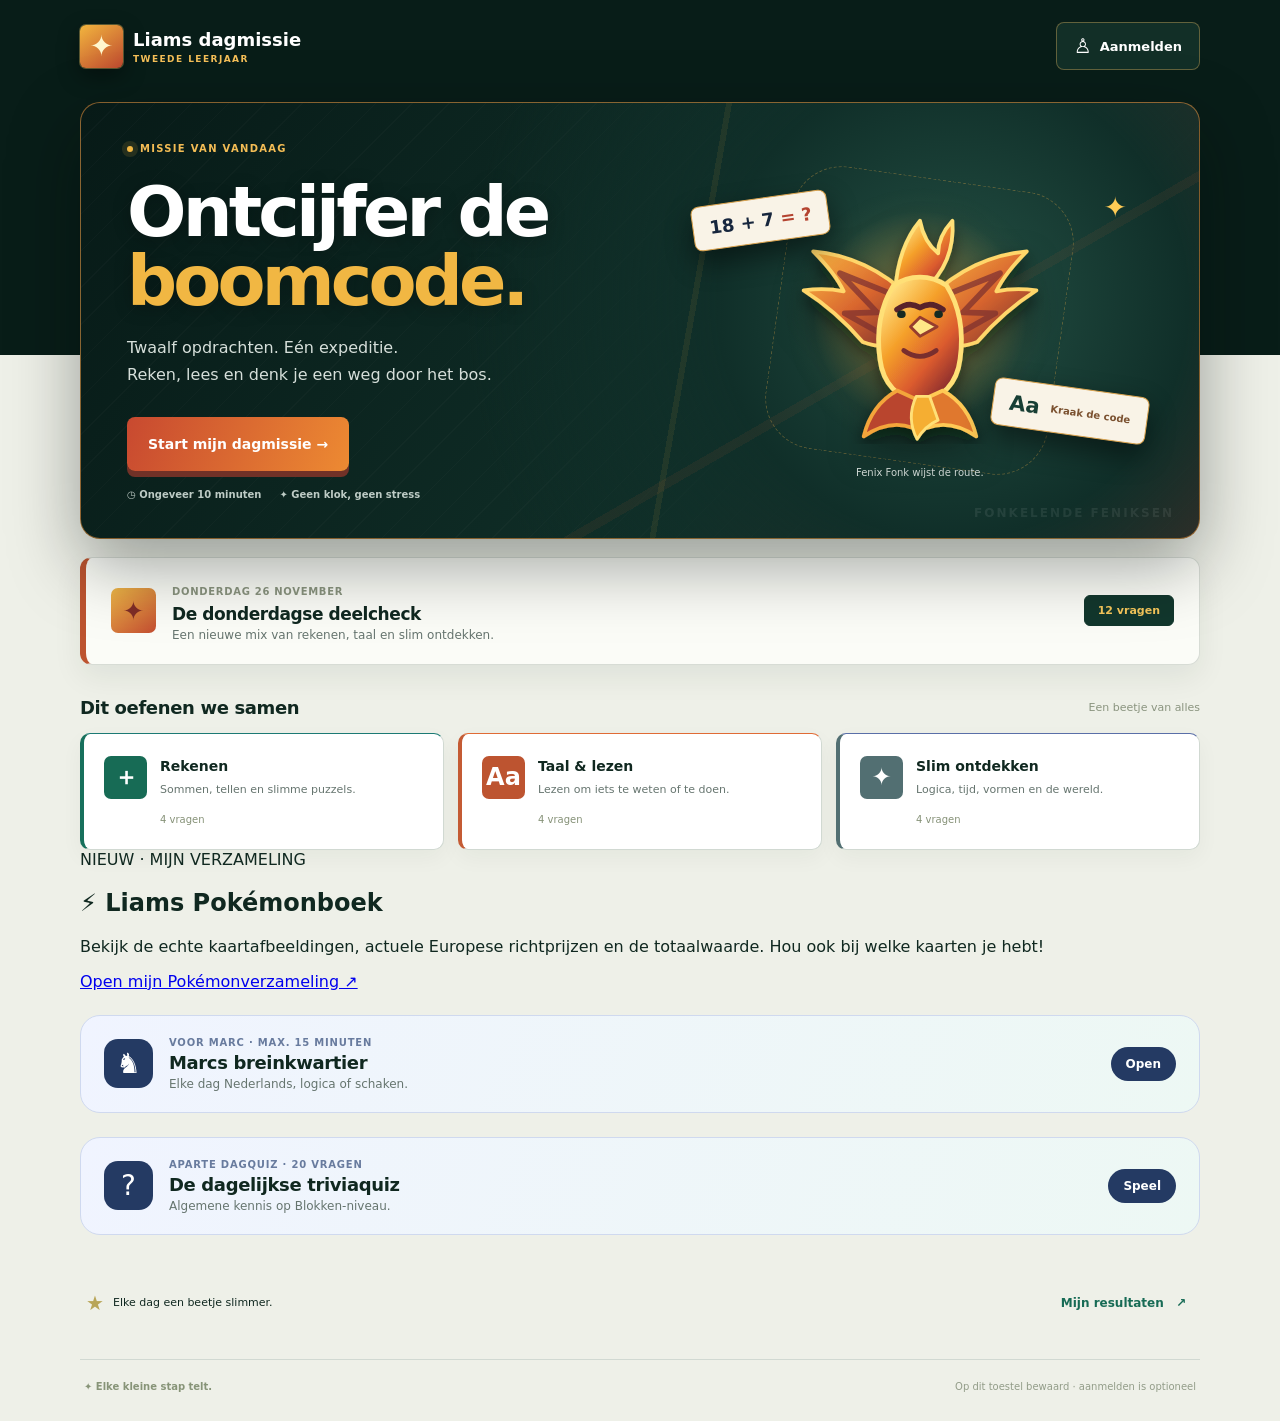
<file: index.html>
<!doctype html>
<html lang="nl-BE"><head>
<meta charset="utf-8"><meta name="viewport" content="width=device-width, initial-scale=1, viewport-fit=cover"><meta name="theme-color" content="#0a1f1a"><meta name="description" content="Liams dagelijkse oefenmissie voor het tweede leerjaar."><meta name="robots" content="noindex, nofollow, noarchive"><meta http-equiv="Content-Security-Policy" content="default-src 'self'; script-src 'self'; style-src 'self'; img-src 'self' data:; connect-src 'self' https://rrsoralrmfvqnvxsoxie.supabase.co; object-src 'none'; base-uri 'self'; form-action 'self'"><title>Liams dagmissie · 2e leerjaar</title><link rel="icon" href="mascot.svg?v=20261007-1" type="image/svg+xml"><link rel="stylesheet" href="style.css?v=20261011-4"><script type="module" src="app.mjs?v=20261011-4"></script></head>
<body><a class="skip" href="#main">Naar de inhoud</a><div class="shell">
<header class="topbar"><button id="brand-home" class="brand" aria-label="Home"><span class="brand-icon">✦</span><span>Liams dagmissie<small>TWEEDE LEERJAAR</small></span></button><button id="account-button" class="account-button"><span aria-hidden="true">♙</span> <span id="account-label">Aanmelden</span></button></header>
<main id="main" tabindex="-1">
<section id="home-view">
<div class="home-hero"><div class="hero-copy"><div class="eyebrow"><span class="live-dot"></span> MISSIE VAN VANDAAG</div><h1>Ontcijfer de<br><span>boomcode.</span></h1><p>Twaalf opdrachten. Eén expeditie.<br>Reken, lees en denk je een weg door het bos.</p><button class="primary" id="start-button">Start mijn dagmissie</button><div class="hero-details"><span>◷ Ongeveer 10 minuten</span><span>✦ Geen klok, geen stress</span></div></div><div class="hero-art" aria-hidden="true"><div class="art-orbit"></div><span class="spark s1">✦</span><span class="spark s2">✧</span><span class="spark s3">✧</span><div class="float-card math-float">18 + 7 <span>= ?</span></div><img class="mascot" src="mascot.svg?v=20261007-1" alt="" width="248" height="248"><div class="float-card word-float">Aa <span>Kraak de code</span></div><div class="mascot-caption">Fenix Fonk wijst de route.</div></div></div>
<div class="daily-card"><div class="daily-icon" aria-hidden="true">✦</div><div class="daily-copy"><span id="date-label" class="mini-label"></span><h2 id="mission-title"></h2><p>Een nieuwe mix van rekenen, taal en slim ontdekken.</p></div><div class="daily-pill">12 vragen</div></div>
<div class="section-heading"><h2>Dit oefenen we samen</h2><span>Een beetje van alles</span></div><div class="topics"><div class="topic"><div class="topic-symbol mint">＋</div><div><h3>Rekenen</h3><p>Sommen, tellen en slimme puzzels.</p><span>4 vragen</span></div></div><div class="topic"><div class="topic-symbol peach">Aa</div><div><h3>Taal & lezen</h3><p>Lezen om iets te weten of te doen.</p><span>4 vragen</span></div></div><div class="topic"><div class="topic-symbol lilac">✦</div><div><h3>Slim ontdekken</h3><p>Logica, tijd, vormen en de wereld.</p><span>4 vragen</span></div></div></div>
<div style="margin:24px 0;padding:22px;border:1px solid #75bcb0;border-radius:20px;background:linear-gradient(110deg,#e6fbf3,#e6f1ff);color:#173a3d"><div style="font-size:12px;letter-spacing:1.5px;font-weight:800">NIEUW · MIJN VERZAMELING</div><h2 style="margin:9px 0">⚡ Liams Pokémonboek</h2><p style="color:#3f6265;margin:7px 0 16px">Bekijk de echte kaartafbeeldingen, actuele Europese richtprijzen en de totaalwaarde. Hou ook bij welke kaarten je hebt!</p><a href="pokemon.html?v=marktwaarde-fix-20261019" style="display:inline-block;padding:13px 20px;border-radius:14px;background:#116e61;color:#fff;text-decoration:none;font-weight:800">Open mijn Pokémonverzameling ↗</a></div>
<a class="marc-card" href="marc.html?v=20261124-1" aria-label="Open Marcs dagelijkse breinkwartier">
  <span class="marc-card-icon" aria-hidden="true">♞</span>
  <span class="marc-card-copy"><small>VOOR MARC · MAX. 15 MINUTEN</small><strong>Marcs breinkwartier</strong><span>Elke dag Nederlands, logica of schaken.</span></span>
  <span class="marc-card-cta">Open</span>
</a>
<a class="marc-card" href="trivia.html"><span class="marc-card-icon" aria-hidden="true">?</span><span class="marc-card-copy"><small>APARTE DAGQUIZ · 20 VRAGEN</small><strong>De dagelijkse triviaquiz</strong><span>Algemene kennis op Blokken-niveau.</span></span><span class="marc-card-cta">Speel</span></a>
<div class="journey-bar"><div><span class="journey-star" aria-hidden="true">★</span><span id="stats-text">Elke dag een beetje slimmer.</span></div><button class="text-button" id="history-button">Mijn resultaten <span aria-hidden="true">↗</span></button></div></section>
<section id="quiz-view" class="hidden"><div class="quiz-toolbar"><button class="text-button" id="home-button">← Home / pauze</button><button class="text-button muted" id="reset-button">↻ Opnieuw starten</button></div><div class="quiz-card"><div class="quiz-meta"><span id="question-area" class="area-tag"></span><span id="quiz-counter"></span></div><div class="progress" id="progress" role="progressbar" aria-label="Bevestigde antwoorden" aria-valuemin="0" aria-valuemax="12"><div id="progress-value"></div></div><div id="question-content"></div><div id="answer-options" class="answer-grid"></div><div id="feedback" class="hidden" role="status" aria-live="polite"></div><div class="question-actions"><p id="question-hint">Kies een antwoord. Bevestig als je zeker bent.</p><button class="primary" id="confirm-button" disabled>Dit is mijn antwoord <span aria-hidden="true">✓</span></button><button class="primary hidden" id="next-button">Volgende vraag <span aria-hidden="true">→</span></button></div></div><p class="encouragement">✦ Eén vraag tegelijk. Neem gerust je tijd.</p></section>
<section id="result-view" class="hidden"></section><section id="history-view" class="hidden"><div class="quiz-toolbar"><button class="text-button" id="history-home">← Naar home</button></div><div class="history-panel"><div class="eyebrow">JOUW OEFENAVONTUREN</div><h1>Mijn resultaten</h1><div class="history-intro"><p class="muted">Je eerste score blijft bewaard. Een nieuwe poging komt erbij.</p><button id="clear-scores-button" class="text-button danger hidden">Wis alle scores</button></div><div id="history-list"></div></div></section></main>
<footer><span class="footer-brand">✦ Elke kleine stap telt.</span><span id="storage-status" role="status">Op dit toestel bewaard · aanmelden is optioneel</span></footer></div>
<div id="toast" class="toast hidden" role="status" aria-live="polite"></div>
<dialog id="account-dialog" aria-labelledby="account-title"><div class="dialog-head"><span class="eyebrow">VOOR MAMA OF PAPA</span><button class="icon-button close-dialog" aria-label="Sluiten">×</button></div><h2 id="account-title">Je resultaten, overal mee.</h2><p class="muted">Liam kan altijd zonder oefenaccount spelen. Meld je aan om scores aan je ouderaccount te koppelen.</p><div id="signed-out-panel"><div class="auth-tabs"><button id="login-tab" class="active">Aanmelden</button><button id="signup-tab">Account maken</button></div><form id="auth-form"><label for="email">E-mailadres van een ouder</label><input id="email" type="email" autocomplete="email" required placeholder="jij@voorbeeld.be"><label for="password">Wachtwoord</label><input id="password" type="password" autocomplete="current-password" minlength="1" required placeholder="Je wachtwoord"><p id="auth-message" role="status" aria-live="polite"></p><button id="auth-submit" class="primary" type="submit">Aanmelden</button></form><button class="text-button guest-close close-dialog">Verder oefenen zonder account →</button></div><div id="signed-in-panel" class="hidden"><div class="account-info"><span class="topic-symbol mint">✓</span><div><strong>Aangemeld</strong><p id="account-email"></p></div></div><p id="sync-info" class="muted"></p><button class="primary" id="sync-button">Resultaten synchroniseren</button><button class="text-button" id="logout-button">Afmelden</button></div></dialog>
<dialog id="reset-dialog" aria-labelledby="reset-title"><div class="dialog-head"><span class="eyebrow">EEN FRISSE START</span><button class="icon-button close-dialog" aria-label="Sluiten">×</button></div><h2 id="reset-title">Opnieuw beginnen?</h2><p>Je huidige antwoorden blijven bewaard. Je start een aparte nieuwe poging voor vandaag.</p><div class="dialog-actions"><button class="secondary close-dialog">Verder met deze poging</button><button id="reset-confirm" class="primary">Ja, opnieuw beginnen</button></div></dialog>
<dialog id="delete-dialog" aria-labelledby="delete-title"><div class="dialog-head"><span class="eyebrow">RESULTATEN BEHEREN</span><button class="icon-button close-dialog" aria-label="Sluiten">×</button></div><h2 id="delete-title">Score wissen?</h2><p id="delete-copy">Deze score verdwijnt van dit toestel en, wanneer je aangemeld bent, ook uit je ouderaccount.</p><div class="dialog-actions"><button class="secondary close-dialog">Annuleren</button><button id="delete-confirm" class="danger-button">Ja, wissen</button></div></dialog>
</body></html>
</file>
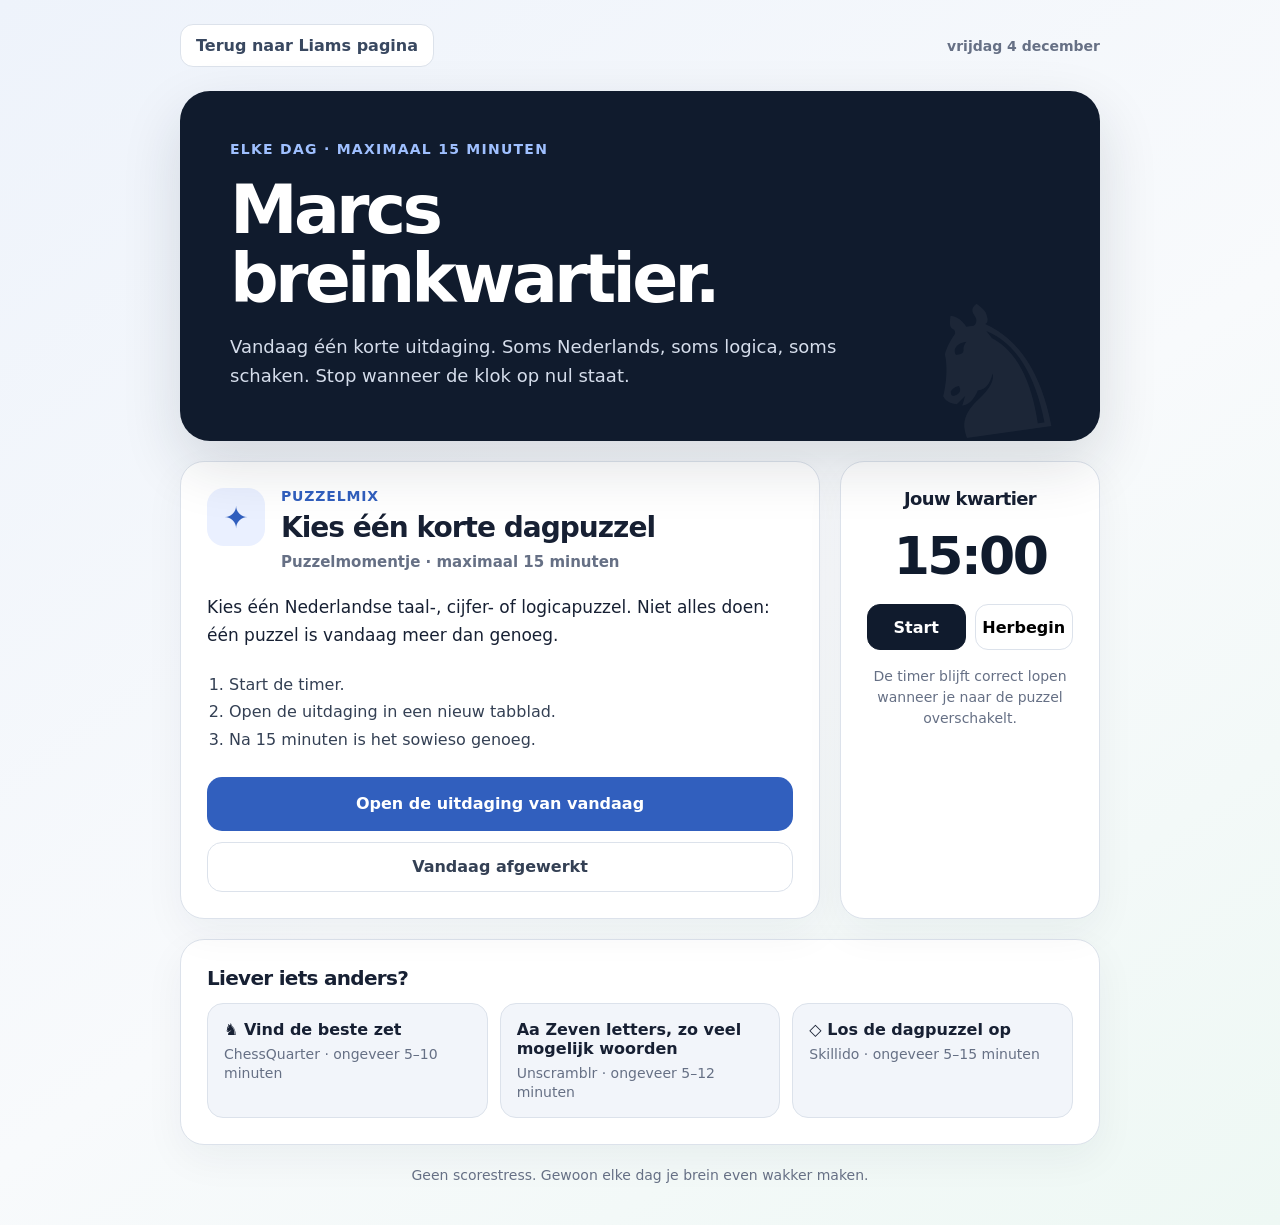
<file: marc.html>
<!doctype html>
<html lang="nl-BE">
<head>
<meta charset="utf-8">
<meta name="viewport" content="width=device-width, initial-scale=1, viewport-fit=cover">
<meta name="theme-color" content="#101b2d">
<meta name="description" content="Marcs dagelijkse breinkwartier: Nederlands, logica of schaken in maximaal 15 minuten.">
<meta name="robots" content="noindex, nofollow, noarchive">
<meta http-equiv="Content-Security-Policy" content="default-src 'self'; script-src 'self'; style-src 'unsafe-inline'; img-src 'self' data:; object-src 'none'; base-uri 'self'">
<title>Marcs breinkwartier</title>
<link rel="icon" href="mascot.svg?v=20261007-1" type="image/svg+xml">
<style>
:root{color-scheme:light;--ink:#172033;--muted:#667085;--line:#dce2eb;--navy:#101b2d;--blue:#315fbe;--soft:#f2f5fa;--gold:#c99436;--green:#26705c}
*{box-sizing:border-box}body{margin:0;background:linear-gradient(145deg,#eef3fb 0,#f8fafc 55%,#eef8f4 100%);color:var(--ink);font-family:Inter,ui-sans-serif,system-ui,-apple-system,BlinkMacSystemFont,"Segoe UI",sans-serif;font-size:16px;min-height:100vh}
button,a{font:inherit}.shell{width:min(920px,calc(100% - 32px));margin:auto;padding:24px 0 42px}.topbar{display:flex;align-items:center;justify-content:space-between;margin-bottom:24px}.back{color:#394860;text-decoration:none;font-weight:750;padding:11px 15px;border:1px solid var(--line);border-radius:13px;background:#fff}.date{font-size:14px;color:var(--muted);font-weight:700}
.hero{background:var(--navy);color:#fff;border-radius:30px;padding:clamp(28px,5vw,50px);position:relative;overflow:hidden;box-shadow:0 24px 60px #17203324}.hero:after{content:"♞";position:absolute;right:28px;bottom:-35px;font-size:180px;color:#ffffff0d;transform:rotate(-8deg)}.eyebrow{color:#9fc0ff;font-size:14px;font-weight:850;letter-spacing:.09em}.hero h1{font-size:clamp(38px,7vw,68px);line-height:1.02;letter-spacing:-.055em;margin:18px 0}.hero p{font-size:18px;line-height:1.65;color:#d5ddeb;max-width:620px;margin:0}.grid{display:grid;grid-template-columns:minmax(0,1fr) 260px;gap:20px;margin-top:20px}
.card{background:#fff;border:1px solid var(--line);border-radius:24px;padding:26px;box-shadow:0 14px 40px #1720330d}.challenge-head{display:flex;gap:16px;align-items:flex-start}.challenge-icon{width:58px;height:58px;display:grid;place-items:center;border-radius:17px;background:#eaf0ff;color:var(--blue);font-size:30px;flex:none}.label{font-size:14px;letter-spacing:.06em;text-transform:uppercase;color:var(--blue);font-weight:850}.card h2{font-size:28px;letter-spacing:-.035em;margin:7px 0 9px}.meta{font-size:15px;color:var(--muted);font-weight:700}.description{font-size:17px;line-height:1.65;margin:22px 0}.steps{margin:0 0 24px;padding-left:22px;color:#344054;line-height:1.7}.primary{display:flex;justify-content:center;align-items:center;min-height:54px;padding:14px 18px;border:0;border-radius:15px;background:var(--blue);color:white;text-decoration:none;font-weight:850;cursor:pointer}.primary:hover{background:#244d9c}.done{width:100%;margin-top:11px;min-height:50px;border:1px solid var(--line);border-radius:15px;background:#fff;color:#344054;font-weight:800;cursor:pointer}.done.is-done{border-color:#91c8b7;background:#e9f8f2;color:#175c49}
.timer-card{display:flex;flex-direction:column;align-items:center;text-align:center}.timer-card h2{font-size:18px;margin:0 0 12px}.timer{font-variant-numeric:tabular-nums;font-size:52px;letter-spacing:-.05em;font-weight:850;color:var(--navy);margin:5px 0 18px}.timer-actions{width:100%;display:grid;grid-template-columns:1fr 1fr;gap:9px}.timer-actions button{min-height:46px;border-radius:13px;border:1px solid var(--line);font-weight:800;cursor:pointer;background:#fff}.timer-actions .start{background:var(--navy);color:#fff;border-color:var(--navy)}.timer-note{font-size:14px;color:var(--muted);line-height:1.5;margin:16px 0 0}
.sources{margin-top:20px}.sources h2{font-size:20px;margin:0 0 13px}.source-list{display:grid;grid-template-columns:repeat(3,1fr);gap:12px}.source-link{display:block;text-decoration:none;color:var(--ink);border:1px solid var(--line);border-radius:16px;padding:16px;background:var(--soft)}.source-link strong{display:block;margin-bottom:5px}.source-link span{font-size:14px;color:var(--muted)}footer{text-align:center;color:var(--muted);font-size:14px;margin-top:22px}
@media(max-width:720px){.grid{grid-template-columns:1fr}.source-list{grid-template-columns:1fr}.hero{border-radius:24px}.hero p{font-size:16px}.card{padding:22px}.challenge-head{align-items:center}.card h2{font-size:24px}.topbar{align-items:flex-start;gap:12px}.date{text-align:right}}
</style>
<script type="module" src="marc.mjs?v=20261124-1"></script>
</head>
<body>
<main class="shell">
  <nav class="topbar" aria-label="Navigatie">
    <a class="back" href="index.html">Terug naar Liams pagina</a>
    <span class="date" id="date-label"></span>
  </nav>
  <header class="hero">
    <div class="eyebrow">ELKE DAG · MAXIMAAL 15 MINUTEN</div>
    <h1>Marcs<br>breinkwartier.</h1>
    <p>Vandaag één korte uitdaging. Soms Nederlands, soms logica, soms schaken. Stop wanneer de klok op nul staat.</p>
  </header>
  <div class="grid">
    <section class="card" aria-labelledby="challenge-title">
      <div class="challenge-head">
        <div class="challenge-icon" id="challenge-icon" aria-hidden="true">♞</div>
        <div>
          <div class="label" id="challenge-type"></div>
          <h2 id="challenge-title"></h2>
          <div class="meta" id="challenge-meta"></div>
        </div>
      </div>
      <p class="description" id="challenge-description"></p>
      <ol class="steps">
        <li>Start de timer.</li>
        <li>Open de uitdaging in een nieuw tabblad.</li>
        <li>Na 15 minuten is het sowieso genoeg.</li>
      </ol>
      <a class="primary" id="challenge-link" target="_blank" rel="noopener noreferrer">Open de uitdaging van vandaag</a>
      <button class="done" id="done-button" type="button">Vandaag afgewerkt</button>
    </section>
    <aside class="card timer-card" aria-label="Timer van vijftien minuten">
      <h2>Jouw kwartier</h2>
      <div class="timer" id="timer-display" aria-live="polite">15:00</div>
      <div class="timer-actions">
        <button class="start" id="timer-start" type="button">Start</button>
        <button id="timer-reset" type="button">Herbegin</button>
      </div>
      <p class="timer-note">De timer blijft correct lopen wanneer je naar de puzzel overschakelt.</p>
    </aside>
  </div>
  <section class="card sources">
    <h2>Liever iets anders?</h2>
    <div class="source-list" id="source-list"></div>
  </section>
  <footer>Geen scorestress. Gewoon elke dag je brein even wakker maken.</footer>
</main>
</body>
</html>
</file>
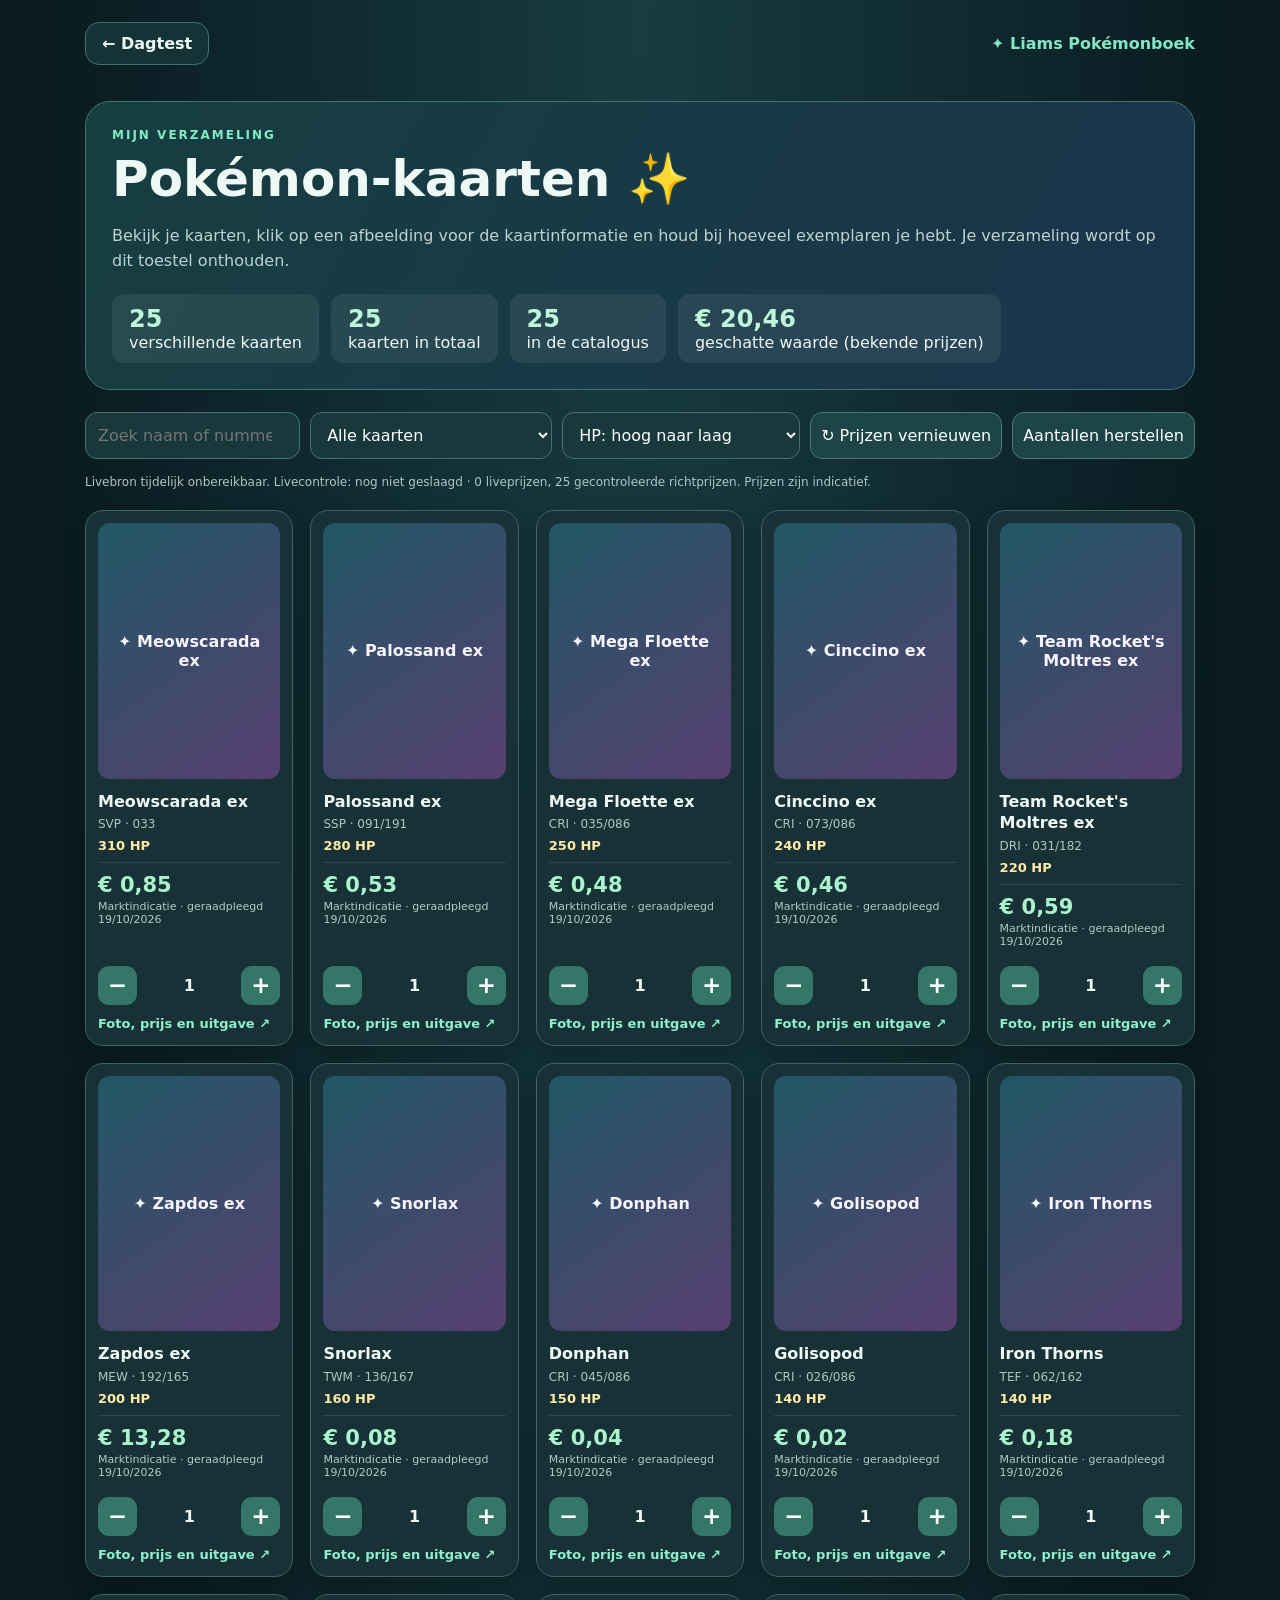
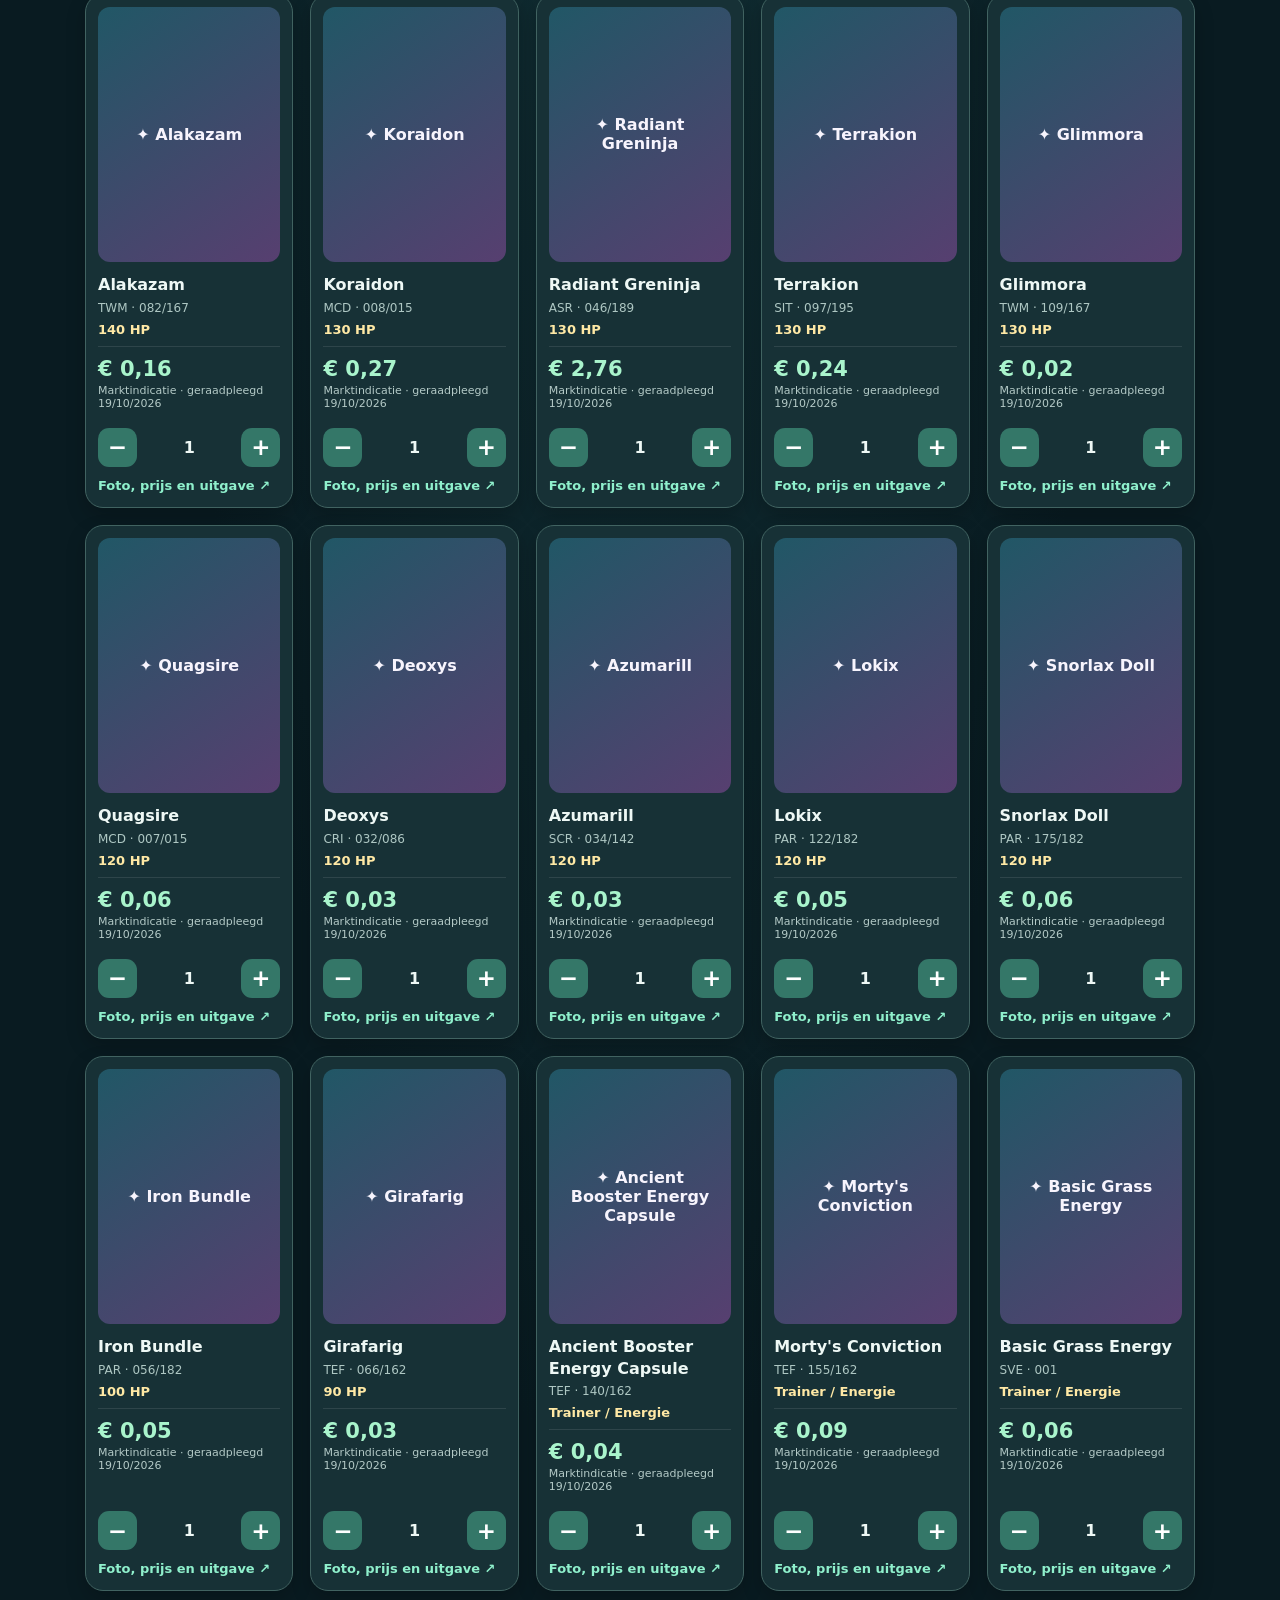
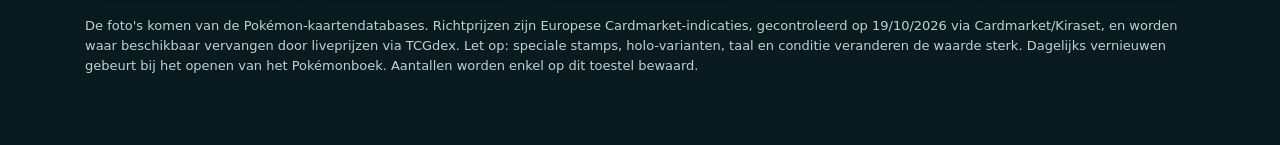
<file: pokemon.html>
<!doctype html>
<html lang="nl-BE"><head><meta charset="utf-8"><meta name="description" content="Liams Pokémonverzameling — kaarten, HP en eigen aantallen"><meta name="viewport" content="width=device-width, initial-scale=1"><meta name="theme-color" content="#091b21"><meta name="robots" content="noindex, nofollow"><title>Liams Pokémon-verzameling</title>
<style>
:root{font-family:system-ui,-apple-system,Segoe UI,sans-serif;color:#eef8f5;background:#091b21}*{box-sizing:border-box}body{margin:0;background:radial-gradient(ellipse at top,#173c41,#091b21 65%);min-height:100vh}a{color:inherit}button,input,select{font:inherit}button{cursor:pointer}header{display:flex;align-items:center;justify-content:space-between;gap:12px;max-width:1150px;margin:auto;padding:22px 20px}.back{border:1px solid #41716e;background:#153337;padding:11px 16px;text-decoration:none;border-radius:14px;font-weight:700}.brand{font-weight:800;color:#83e7c4}main{max-width:1150px;margin:0 auto;padding:14px 20px 55px}.hero{background:linear-gradient(120deg,#163e40,#1a344c);border:1px solid #42756e;border-radius:25px;padding:26px;margin-bottom:22px}.eyebrow{color:#81ebc2;text-transform:uppercase;font-size:12px;letter-spacing:2px;font-weight:800}h1{font-size:clamp(30px,5vw,50px);margin:8px 0}p{color:#bed3d0;line-height:1.55}.stats{display:flex;gap:12px;flex-wrap:wrap;margin-top:20px}.stat{background:#ffffff12;border-radius:12px;padding:11px 17px}.stat strong{font-size:24px;color:#bdf6d8}.tools{display:flex;gap:10px;flex-wrap:wrap;margin:0 0 22px}.tools input,.tools select{border:1px solid #49716f;border-radius:12px;padding:12px;background:#19383b;color:white;min-width:160px}.tools input{flex:1}.tools button{border:1px solid #4f7775;border-radius:12px;background:#1d4547;color:white;padding:10px}.grid{display:grid;grid-template-columns:repeat(auto-fill,minmax(190px,1fr));gap:17px}.card{background:#173136;border:1px solid #416361;border-radius:18px;padding:12px;min-width:0;box-shadow:0 8px 20px #0003;display:flex;flex-direction:column}.art{display:block;background:#0b2026;border-radius:12px;aspect-ratio: 2.5 / 3.5;overflow:hidden;position:relative;text-decoration:none}.art img{width:100%;height:100%;object-fit:contain;display:block}.placeholder{height:100%;display:flex;align-items:center;justify-content:center;text-align:center;padding:16px;background:linear-gradient(145deg,#215766,#573f70);color:#f7f4fd;font-weight:800}.card h2{font-size:16px;margin:12px 0 5px;line-height:1.35}.muted{font-size:12px;color:#aec7c3}.hp{font-size:13px;font-weight:800;color:#ffe9a5;margin-top:7px}.controls{display:flex;align-items:center;gap:10px;margin-top:auto;padding-top:12px}.controls button{width:39px;height:39px;border:0;border-radius:11px;background:#347768;color:white;font-size:23px;font-weight:800}.controls output{flex:1;text-align:center;font-weight:800}.detail{font-size:13px;color:#8ff0cc;margin:11px 0 2px;text-decoration:none;font-weight:700}.note{margin-top:25px;font-size:13px}.price-line{padding:10px 0 6px;display:flex;flex-direction:column;gap:3px;border-top:1px solid #ffffff19;margin-top:9px}.price-line strong{color:#a9f4cc;font-size:21px;font-variant-numeric:tabular-nums}.price-line small{font-size:11px;color:#b4cac7}.old{color:#f8c88c!important}.value-note{font-size:11px;color:#9bb9b3}#empty{padding:30px;text-align:center;display:none}@media(max-width:500px){.grid{grid-template-columns:repeat(2,minmax(0,1fr));gap:10px}.card{padding:9px}.card h2{font-size:14px}.controls{gap:4px}.controls button{width:34px;height:36px}.tools input,.tools select{width:100%}.hero{padding:19px}}
</style></head><body>
<header><a class="back" href="./index.html">← Dagtest</a><span class="brand">✦ Liams Pokémonboek</span></header>
<main><section class="hero"><div class="eyebrow">Mijn verzameling</div><h1>Pokémon-kaarten ✨</h1><p>Bekijk je kaarten, klik op een afbeelding voor de kaartinformatie en houd bij hoeveel exemplaren je hebt. Je verzameling wordt op dit toestel onthouden.</p><div class="stats"><div class="stat"><strong id="unique">0</strong><div>verschillende kaarten</div></div><div class="stat"><strong id="total">0</strong><div>kaarten in totaal</div></div><div class="stat"><strong id="types">0</strong><div>in de catalogus</div></div><div class="stat"><strong id="collection-value">—</strong><div>geschatte waarde (bekende prijzen)</div></div></div></section>
<div class="tools"><input id="search" type="search" placeholder="Zoek naam of nummer…" aria-label="Zoek kaart"><select id="filter" aria-label="Toon kaarten"><option value="all">Alle kaarten</option><option value="owned">In mijn verzameling</option><option value="missing">Niet in mijn verzameling</option><option value="pokemon">Alleen Pokémon</option></select><select id="sort" aria-label="Sorteren"><option value="hp">HP: hoog naar laag</option><option value="price">Waarde: hoog naar laag</option><option value="name">Naam: A-Z</option><option value="number">Kaartnummer</option></select><button id="refresh-prices" title="Vernieuw de marktprijzen">↻ Prijzen vernieuwen</button><button id="reset">Aantallen herstellen</button></div><p id="price-status" class="muted" role="status" aria-live="polite" style="margin:-8px 0 19px">Marktprijzen worden opgehaald…</p>
<div id="grid" class="grid"></div><p id="empty">Geen kaarten gevonden.</p><p class="note">De foto's komen van de Pokémon-kaartendatabases. Richtprijzen zijn Europese Cardmarket-indicaties, gecontroleerd op 19/10/2026 via Cardmarket/Kiraset, en worden waar beschikbaar vervangen door liveprijzen via TCGdex. Let op: speciale stamps, holo-varianten, taal en conditie veranderen de waarde sterk. Dagelijks vernieuwen gebeurt bij het openen van het Pokémonboek. Aantallen worden enkel op dit toestel bewaard.</p></main>
<script>
const cards=[["Meowscarada ex","033","SVP",310,"svp","33"],["Palossand ex","091/191","SSP",280,"sv8","91"],["Mega Floette ex","035/086","CRI",250,null,null],["Cinccino ex","073/086","CRI",240,null,null],["Team Rocket's Moltres ex","031/182","DRI",220,"sv10","31"],["Zapdos ex","192/165","MEW",200,"sv3pt5","192"],["Snorlax","136/167","TWM",160,"sv6","136"],["Donphan","045/086","CRI",150,null,null],["Golisopod","026/086","CRI",140,null,null],["Iron Thorns","062/162","TEF",140,"sv5","62"],["Alakazam","082/167","TWM",140,"sv6","82"],["Koraidon","008/015","MCD",130,null,null],["Radiant Greninja","046/189","ASR",130,"swsh10","46"],["Terrakion","097/195","SIT",130,"swsh12","97"],["Glimmora","109/167","TWM",130,"sv6","109"],["Quagsire","007/015","MCD",120,null,null],["Deoxys","032/086","CRI",120,null,null],["Azumarill","034/142","SCR",120,"sv7","34"],["Lokix","122/182","PAR",120,"sv4","122"],["Iron Bundle","056/182","PAR",100,"sv4","56"],["Girafarig","066/162","TEF",90,"sv5","66"],["Snorlax Doll","175/182","PAR",120,"sv4","175"],["Ancient Booster Energy Capsule","140/162","TEF",null,"sv5","140"],["Morty's Conviction","155/162","TEF",null,"sv5","155"],["Basic Grass Energy","001","SVE",null,"sve","1"]];

const KEY='liam-pokemon-collectie-v1';
const PRICE_KEY='liam-pokemon-prijzen-v2';
const $=id=>document.getElementById(id);
let saved;try{saved=JSON.parse(localStorage.getItem(KEY)||'null')}catch(e){}
if(!saved||typeof saved!=='object')saved=Object.fromEntries(cards.map(c=>[c[2]+'-'+c[1],1]));
// Correctie voor bestaande bewaarde versie van McDonald's Quagsire.
if(saved['MCD-002/015']!==undefined&&saved['MCD-007/015']===undefined){
  saved['MCD-007/015']=saved['MCD-002/015'];delete saved['MCD-002/015'];
}
let market={day:'',data:{}};try{
  const old=JSON.parse(localStorage.getItem(PRICE_KEY)||'null');
  if(old&&typeof old.data==='object')market=old;
}catch(e){}
const money=new Intl.NumberFormat('nl-BE',{style:'currency',currency:'EUR'});
const SETS={SVP:'svp',SSP:'sv08',CRI:'me04',DRI:'sv10',MEW:'sv03.5',TWM:'sv06',TEF:'sv05',PAR:'sv04',ASR:'swsh10',SIT:'swsh12',SCR:'sv07',MCD:'2024sv',SVE:'sve'};
const SERIES={SVP:'sv',SSP:'sv',CRI:'me',DRI:'sv',MEW:'sv',TWM:'sv',TEF:'sv',PAR:'sv',ASR:'swsh',SIT:'swsh',SCR:'sv',MCD:'2024sv',SVE:'sv'};
const POKEMONIO={SVP:'svp',SSP:'sv8',DRI:'sv10',MEW:'sv3pt5',TWM:'sv6',TEF:'sv5',PAR:'sv4',ASR:'swsh10',SIT:'swsh12',SCR:'sv7',SVE:'sve'};
const HOLO=new Set(['SVP-033','SSP-091/191','CRI-035/086','CRI-073/086','DRI-031/182','MEW-192/165','CRI-026/086','TEF-062/162','TWM-082/167','MCD-008/015','ASR-046/189','SIT-097/195','PAR-122/182']);
const REFERENCE_PRICES={"SVP-033":0.85,"SSP-091/191":0.53,"CRI-035/086":0.48,"CRI-073/086":0.46,"DRI-031/182":0.59,"MEW-192/165":13.28,"TWM-136/167":0.08,"CRI-045/086":0.04,"CRI-026/086":0.02,"TEF-062/162":0.18,"TWM-082/167":0.16,"MCD-008/015":0.27,"ASR-046/189":2.76,"SIT-097/195":0.24,"TWM-109/167":0.02,"MCD-007/015":0.06,"CRI-032/086":0.03,"SCR-034/142":0.03,"PAR-122/182":0.05,"PAR-056/182":0.05,"TEF-066/162":0.03,"PAR-175/182":0.06,"TEF-140/162":0.04,"TEF-155/162":0.09,"SVE-001":0.06};
const REFERENCE_CHECKED='2026-10-19';
let isUpdating=false;
function id(c){return c[2]+'-'+c[1]}
function persist(){try{localStorage.setItem(KEY,JSON.stringify(saved))}catch(e){}}
function persistMarket(){try{localStorage.setItem(PRICE_KEY,JSON.stringify(market))}catch(e){}}
function today(){return new Intl.DateTimeFormat('sv-SE',{timeZone:'Europe/Brussels',year:'numeric',month:'2-digit',day:'2-digit'}).format(new Date())}
function cardNum(c){return c[1].split('/')[0]}
function tcgIds(c){
 const set=SETS[c[2]],num=cardNum(c),padded=num.padStart(3,'0'),simple=String(parseInt(num,10));
 return [...new Set([set+'-'+padded,set+'-'+simple])];
}
function cardLink(c){
 const set=SETS[c[2]],num=c[2]==='MCD'?String(parseInt(cardNum(c),10)):cardNum(c).padStart(3,'0');
 return 'https://kiraset.com/cards/'+encodeURIComponent(set+'-'+num);
}
function imageCandidates(c){
 const m=market.data[id(c)]||{},set=SETS[c[2]],serie=SERIES[c[2]];
 const list=[];
 if(m.image&&m.image.startsWith('https://assets.tcgdex.net/'))list.push(m.image+'/high.webp');
 if(serie!=='2024sv')list.push('https://assets.tcgdex.net/en/'+serie+'/'+set+'/'+cardNum(c).padStart(3,'0')+'/high.webp');
 if(c[2]==='MCD')list.push('https://images.pokemoncard.io/images/mcd24/mcd24-'+parseInt(cardNum(c),10)+'.png');
 if(POKEMONIO[c[2]])list.push('https://images.pokemontcg.io/'+POKEMONIO[c[2]]+'/'+parseInt(cardNum(c),10)+'_hires.png');
 const altSet=c[2]==='CRI'?'me4':(c[4]||'');
 if(altSet)list.push('https://images.pokemoncard.io/images/'+altSet+'/'+altSet+'-'+parseInt(cardNum(c),10)+'.png');
 return [...new Set(list)];
}
function drawPicture(anchor,c){
 const candidates=imageCandidates(c),label=document.createElement('div');label.className='placeholder';label.textContent='✦ '+c[0];
 let idx=0;const image=document.createElement('img');image.alt='Officiële kaartscan van '+c[0];image.loading='lazy';
 image.onerror=()=>{if(idx<candidates.length){image.src=candidates[idx++]}else{image.remove();anchor.append(label)}};
 if(candidates.length){image.src=candidates[idx++];anchor.append(image)}else anchor.append(label);
}
function currentPrice(c){
 const p=market.data[id(c)];
 if(p&&Number.isFinite(p.price)&&p.price>0&&!oldPrice(p))return {...p,mode:'live'};
 const baseline=REFERENCE_PRICES[id(c)];
 if(Number.isFinite(baseline)&&baseline>0)return {price:baseline,sourceDate:REFERENCE_CHECKED,variant:'referentie',mode:'reference'};
 if(p&&Number.isFinite(p.price)&&p.price>0)return {...p,mode:'old'};
 return null;
}
function oldPrice(p){if(!p?.sourceDate)return true;const raw=p.sourceDate;const t=typeof raw==='number'?(raw<100000000000?raw*1000:raw):new Date(raw).getTime();return !Number.isFinite(t)||Date.now()-t>14*86400000}
function dateLabel(d){if(!d)return 'datum onbekend';const n=new Date(typeof d==='number'?(d<100000000000?d*1000:d):d);return Number.isFinite(n.getTime())?n.toLocaleDateString('nl-BE',{day:'2-digit',month:'2-digit',year:'numeric'}):'datum onbekend'}
function render(){
 const term=$('search').value.toLocaleLowerCase().trim(),filter=$('filter').value,sort=$('sort').value;
 const visible=cards.filter(c=>(c[0]+' '+c[1]+' '+c[2]).toLocaleLowerCase().includes(term))
 .filter(c=>filter==='all'||(filter==='owned'&&(saved[id(c)]||0)>0)||(filter==='missing'&&!(saved[id(c)]||0))||(filter==='pokemon'&&!['Snorlax Doll','Ancient Booster Energy Capsule',"Morty's Conviction",'Basic Grass Energy'].includes(c[0])))
 .sort((a,b)=>sort==='name'?a[0].localeCompare(b[0]):sort==='number'?a[1].localeCompare(b[1]):sort==='price'?(currentPrice(b)?.price??-1)-(currentPrice(a)?.price??-1):(b[3]||0)-(a[3]||0));
 $('unique').textContent=cards.filter(c=>(saved[id(c)]||0)>0).length;
 $('total').textContent=cards.reduce((s,c)=>s+(saved[id(c)]||0),0);
 $('types').textContent=cards.length;
 let value=0,missing=0;
 for(const c of cards){const qty=saved[id(c)]||0;if(!qty)continue;const p=currentPrice(c);if(p)value+=p.price*qty;else missing+=qty}
 $('collection-value').textContent=value?money.format(value):'—';
 $('collection-value').title=missing?'Voor '+missing+' kaarten ontbreekt een recente betrouwbare prijs; totaal is onvolledig.':'Gebaseerd op gekende richtprijzen.';
 $('empty').style.display=visible.length?'none':'block';
 const grid=$('grid');grid.replaceChildren();
 for(const c of visible){
  const article=document.createElement('article');article.className='card';
  const a=document.createElement('a');a.className='art';a.href=cardLink(c);a.target='_blank';a.rel='noopener noreferrer';a.title='Bekijk de uitgave van '+c[0];
  drawPicture(a,c);article.append(a);
  const h=document.createElement('h2');h.textContent=c[0];article.append(h);
  const number=document.createElement('div');number.className='muted';number.textContent=c[2]+' · '+c[1];article.append(number);
  const hp=document.createElement('div');hp.className='hp';hp.textContent=c[3]?c[3]+' HP':'Trainer / Energie';article.append(hp);
  const pr=document.createElement('div');pr.className='price-line';
  const price=currentPrice(c),val=document.createElement('strong'),hint=document.createElement('small');
  val.textContent=price?money.format(price.price):'Prijs onbekend';
  if(price){
  if(price.mode==='reference')hint.textContent='Marktindicatie · geraadpleegd '+dateLabel(REFERENCE_CHECKED);
  else {hint.textContent='Cardmarket '+price.variant+' · bron '+dateLabel(price.sourceDate);
    if(oldPrice(price)){val.className='old';hint.textContent+=' · oudere prijs';}}
 }
  else hint.textContent='Geen betrouwbare EUR-prijs beschikbaar';
  pr.append(val,hint);article.append(pr);
  const ctl=document.createElement('div');ctl.className='controls';
  const minus=document.createElement('button');minus.type='button';minus.textContent='−';minus.setAttribute('aria-label','Verwijder: '+c[0]);
  minus.addEventListener('click',()=>{saved[id(c)]=Math.max(0,(saved[id(c)]||0)-1);persist();render()});
  const count=document.createElement('output');count.textContent=saved[id(c)]||0;
  const plus=document.createElement('button');plus.type='button';plus.textContent='+';plus.setAttribute('aria-label','Voeg toe: '+c[0]);
  plus.addEventListener('click',()=>{saved[id(c)]=(saved[id(c)]||0)+1;persist();render()});
  ctl.append(minus,count,plus);article.append(ctl);
  const detail=document.createElement('a');detail.className='detail';detail.href=cardLink(c);detail.target='_blank';detail.rel='noopener noreferrer';detail.textContent='Foto, prijs en uitgave ↗';article.append(detail);
  grid.append(article);
 }
 if(missing){$('price-status').dataset.missing=String(missing)}
}
async function retrieve(c){
 for(const key of tcgIds(c)){
  let response;
  try{response=await fetch('https://api.tcgdex.net/v2/en/cards/'+encodeURIComponent(key),{cache:'no-cache',signal:AbortSignal.timeout(9500)})}
  catch(e){return null}
  if(response.status===404)continue;
  if(!response.ok)return null;
  try{
   const data=await response.json();if(!data||!data.name||!data.id)continue;
   const correct=(c[0]==='Terrakium'?'Terrakion':c[0]).toLowerCase();
   if(data.name.toLowerCase()!==correct&&c[2]!=='SVE')continue;
   const p=data.pricing&&data.pricing.cardmarket;
   const holo=HOLO.has(id(c));
   const relevant=['trend','avg7','avg','trend-holo','avg7-holo','avg-holo'];
   const amount=p?relevant.map(k=>p[k]).find(v=>typeof v==='number'&&Number.isFinite(v)&&v>0):undefined;
   const kind=holo?'holo-kaart (richtprijs)':'reguliere kaart';
   return {image:data.image||null,price:amount??null,sourceDate:p?.updated||null,variant:kind,ref:data.id};
  }catch(e){return null}
 }
 return null;
}
async function refreshPrices(force=false){
 if(isUpdating)return;
 if(!force&&market.day===today()){showStatus();return}
 isUpdating=true;$('refresh-prices').disabled=true;
 $('price-status').textContent='Foto’s en Europese prijzen ophalen…';
 let success=0;let ix=0;
 const workers=Array.from({length:4},async()=>{while(ix<cards.length){const c=cards[ix++];const item=await retrieve(c);if(item){market.data[id(c)]=item;success++}}});
 await Promise.all(workers);
 if(success>0){market.day=today();persistMarket()}
 isUpdating=false;$('refresh-prices').disabled=false;render();showStatus(success===0);
}
function showStatus(failed=false){
 const live=cards.filter(c=>currentPrice(c)?.mode==='live').length;
 const refs=cards.filter(c=>currentPrice(c)?.mode==='reference').length;
 const when=market.day?market.day.split('-').reverse().join('/'): 'nog niet geslaagd';
 $('price-status').textContent=(failed?'Livebron tijdelijk onbereikbaar. ':'')+'Livecontrole: '+when+' · '+live+' liveprijzen, '+refs+' gecontroleerde richtprijzen. Prijzen zijn indicatief.';
}
['search','filter','sort'].forEach(k=>$(k).addEventListener(k==='search'?'input':'change',render));
$('reset').addEventListener('click',()=>{if(confirm('Alle aantallen opnieuw op 1 zetten?')){saved=Object.fromEntries(cards.map(c=>[id(c),1]));persist();render()}});
$('refresh-prices').addEventListener('click',()=>refreshPrices(true));
persist();render();showStatus();refreshPrices(false);

</script></body></html>
</file>
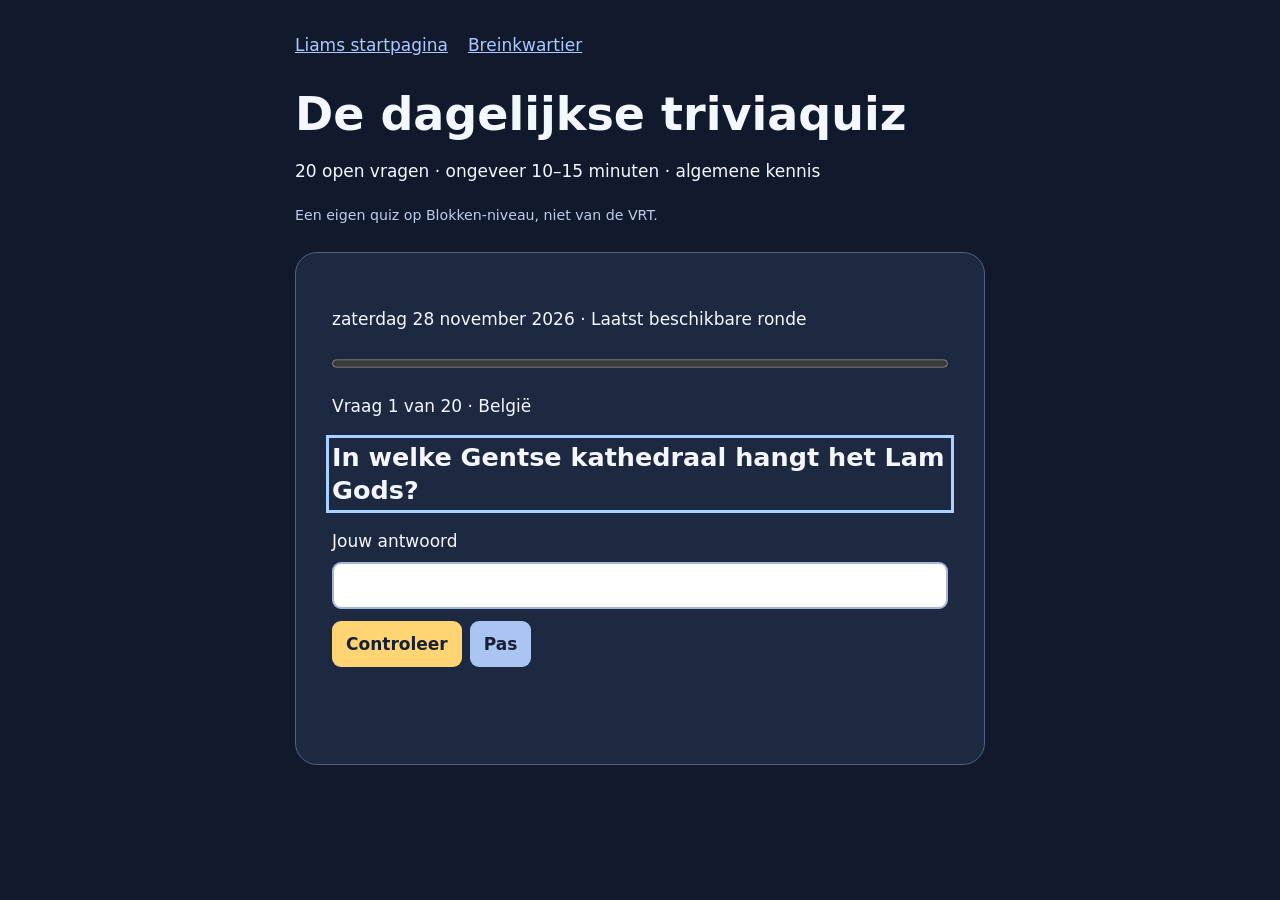
<file: trivia.html>
<!doctype html><html lang="nl-BE"><head><meta charset="utf-8"><meta name="viewport" content="width=device-width,initial-scale=1"><meta name="robots" content="noindex,nofollow"><title>De dagelijkse triviaquiz</title><style>
*{box-sizing:border-box}body{margin:0;background:#111a2d;color:#f5f7ff;font:17px/1.55 system-ui,sans-serif}main{width:min(690px,calc(100% - 32px));margin:32px auto}nav{display:flex;gap:20px;flex-wrap:wrap}a{color:#adcaff}article{margin:25px 0;padding:clamp(20px,5vw,36px);background:#1c2941;border:1px solid #546080;border-radius:22px}h1{font-size:clamp(30px,6vw,46px);line-height:1.12;margin-bottom:8px}h2{line-height:1.3}progress{width:100%;accent-color:#ffd573}input,button{font:inherit;min-height:46px;border-radius:9px;padding:8px 14px}input{width:100%;margin:8px 0 12px;border:2px solid #a5b6db}button{border:0;background:#ffd573;color:#172035;font-weight:750;cursor:pointer}button.secondary{background:#abc5f2;margin-left:8px}:focus-visible{outline:3px solid #aad1ff;outline-offset:3px}small{color:#bdcceb}#feedback{min-height:1.6em;color:#ffe3a6}
</style><script src="trivia.js?v=1" defer></script></head><body><main><nav><a href="./">Liams startpagina</a><a href="marc.html">Breinkwartier</a></nav><h1>De dagelijkse triviaquiz</h1><p>20 open vragen · ongeveer 10–15 minuten · algemene kennis</p><small>Een eigen quiz op Blokken-niveau, niet van de VRT.</small><article><p id="date"></p><progress id="progress" max="20" value="0" aria-label="Beantwoorde vragen"></progress><p id="info"></p><h2 id="question" tabindex="-1">Quiz laden…</h2><form id="form" hidden><label for="answer">Jouw antwoord</label><input id="answer" autocomplete="off" maxlength="120" required><button>Controleer</button><button class="secondary" type="button" id="skip">Pas</button></form><p id="feedback" role="status"></p><button id="next" hidden>Volgende vraag</button><ol id="review" hidden></ol></article></main></body></html>
</file>
<file: style.css>
:root{--ink:#203f36;--muted:#728077;--green:#276c52;--paper:#f7f8f2;--line:#e2e7dd;--mint:#e4f2da;--peach:#ffe8d8;--lilac:#ede8fb}*{box-sizing:border-box}html{background:var(--paper);scroll-behavior:smooth}body{margin:0;color:var(--ink);font-family:ui-rounded,'Arial Rounded MT Bold',system-ui,-apple-system,'Segoe UI',sans-serif;-webkit-tap-highlight-color:transparent}button,input{font:inherit}button{cursor:pointer;touch-action:manipulation}button,input,a{outline-offset:4px}button:focus-visible,input:focus-visible,a:focus-visible{outline:3px solid #8674ca}button:disabled{cursor:default}.hidden{display:none!important}.shell{width:min(1120px,calc(100% - 64px));margin:auto}.topbar{display:flex;align-items:center;justify-content:space-between;padding:28px 0 32px;gap:14px}.brand{border:0;background:none;display:flex;align-items:center;gap:10px;text-align:left;padding:0;font-weight:800;font-size:18px;color:var(--ink)}.brand-icon{width:43px;height:43px;display:grid;place-items:center;border-radius:14px;background:var(--green);color:#e5f5ac;font-size:29px}.brand small{display:block;font-size:9px;letter-spacing:.16em;font-weight:650;color:var(--muted);margin-top:4px}.account-button{display:flex;gap:8px;align-items:center;padding:11px 17px;background:transparent;border:1px solid #d9e1d5;border-radius:999px;color:var(--ink);font-weight:650;font-size:13px;min-height:44px}.account-button>span:first-child{font-size:20px}.account-button:hover{background:#fff}.home-hero{display:grid;grid-template-columns:1.2fr 1fr;align-items:center;min-height:420px;padding:38px 46px;border:1px solid #e0e7d7;background:linear-gradient(113deg,#f0f4e8 0%,#eef3e3 55%,#e8f0dc 100%);border-radius:32px;overflow:hidden}.eyebrow{font-size:10px;letter-spacing:.13em;font-weight:800;color:#5f7765;display:flex;align-items:center;gap:7px;line-height:1.5}.live-dot{width:6px;height:6px;background:#76a26d;border-radius:50%}h1{font-size:clamp(38px,4.6vw,54px);letter-spacing:-.045em;line-height:1.08;font-weight:800;margin:22px 0 19px}.hero-copy h1 span{color:#6b9254}.hero-copy p{line-height:1.7;font-size:15px;color:#657866;margin:0 0 28px}.primary{border:0;background:var(--green);color:white;border-radius:14px;padding:16px 21px;min-height:54px;font-size:14px;font-weight:750;display:inline-flex;align-items:center;justify-content:center;gap:28px;transition:background .15s,transform .15s}.primary:hover:not(:disabled){background:#18543e;transform:translateY(-1px)}.primary:disabled{background:#dce3d8;color:#819080}.hero-details{display:flex;gap:18px;margin-top:18px;color:#7c8871;font-size:10px;font-weight:550}.hero-art{position:relative;display:grid;place-items:center;min-height:300px}.art-orbit{position:absolute;width:285px;height:285px;border-radius:50%;border:1px dashed #c2d4ab;background:radial-gradient(#e0edcc,#e6efd900)}.mascot{position:relative;filter:drop-shadow(0 15px 6px #475a3120);animation:float 5s ease-in-out infinite;z-index:1}.spark{position:absolute;color:#bb9651;font-size:28px;z-index:2}.s1{top:21px;right:26px}.s2{top:60px;left:15px;font-size:20px}.s3{right:58px;bottom:35px;font-size:22px}.float-card{position:absolute;background:#fffefa;border-radius:14px;box-shadow:0 9px 24px #64774712;padding:11px 16px;z-index:2}.math-float{top:28px;left:5px;transform:rotate(-8deg);font-size:18px;font-weight:800}.math-float span{color:#83a161}.word-float{bottom:35px;right:5px;transform:rotate(8deg);color:#8e77b7;font-weight:800;font-size:21px;display:flex;align-items:center;gap:11px}.word-float span{color:#687966;font-size:10px;font-weight:650}.mascot-caption{position:absolute;bottom:-8px;font-size:10px;color:#849475}.daily-card{display:flex;gap:16px;align-items:center;padding:22px 25px;background:#fff;border:1px solid var(--line);border-radius:19px;margin-top:18px}.daily-icon{width:45px;height:45px;flex:none;display:grid;place-items:center;border-radius:13px;background:#f2eedc;color:#b19653;font-size:26px}.mini-label{font-size:10px;color:#8a947f;letter-spacing:.07em;text-transform:uppercase;font-weight:700}.daily-copy h2{font-size:17px;margin:5px 0 4px;letter-spacing:-.02em}.daily-copy p{font-size:12px;color:var(--muted);margin:0}.daily-pill{margin-left:auto;background:#f3f5ee;border:1px solid #e4e9de;border-radius:99px;white-space:nowrap;padding:8px 13px;font-size:11px;color:#6f7e61;font-weight:650}.section-heading{display:flex;align-items:center;justify-content:space-between;margin:32px 0 15px}.section-heading h2{font-size:18px;margin:0;letter-spacing:-.02em}.section-heading>span{font-size:11px;color:#8a947f}.topics{display:grid;grid-template-columns:repeat(3,1fr);gap:14px}.topic{display:flex;gap:13px;background:white;border:1px solid var(--line);border-radius:20px;padding:22px 20px}.topic-symbol{display:grid;place-items:center;flex:none;width:43px;height:43px;border-radius:13px;font-weight:750;font-size:24px}.mint{background:var(--mint);color:#749449}.peach{background:var(--peach);color:#bf8463}.lilac{background:var(--lilac);color:#9180b7}.topic h3{font-size:14px;margin:2px 0 7px}.topic p{color:var(--muted);font-size:11px;line-height:1.6;margin:0 0 10px}.topic div>span{font-size:10px;color:#859177}.journey-bar{display:flex;align-items:center;justify-content:space-between;gap:16px;padding:22px 6px 6px;font-size:11px}.journey-bar>div{display:flex;align-items:center;gap:9px}.journey-star{color:#b8a557;font-size:20px}.text-button{background:transparent;border:0;color:var(--green);font-size:12px;font-weight:700;min-height:44px;padding:10px 8px;border-radius:9px}.text-button:hover{background:#eaf0e3}.text-button>span{margin-left:8px}.muted{color:var(--muted)}footer{border-top:1px solid var(--line);margin-top:28px;padding:21px 4px 29px;display:flex;align-items:center;justify-content:space-between;gap:15px;font-size:10px;color:#929c88}.footer-brand{color:#879478;font-weight:600}.skip{position:fixed;z-index:20;left:10px;top:-100px;background:white;padding:15px}.skip:focus{top:10px}
.quiz-toolbar{max-width:780px;margin:0 auto 9px;display:flex;justify-content:space-between;gap:10px}.quiz-card{max-width:780px;margin:auto;background:#fff;border:1px solid var(--line);border-radius:26px;padding:30px 36px}.quiz-meta{display:flex;align-items:center;justify-content:space-between;gap:10px}.quiz-meta>span:last-child{font-size:12px;color:var(--muted);font-weight:650}.area-tag{padding:8px 12px;border-radius:99px;font-size:11px;font-weight:750}.progress{height:7px;background:#edf1e8;border-radius:99px;overflow:hidden;margin:20px 0 27px}.progress>div{height:100%;background:#82a963;width:0;transition:width .25s}.question-title{font-size:clamp(25px,3vw,31px);line-height:1.3;letter-spacing:-.02em;margin:0 0 22px;font-weight:750}.passage{background:#f7f5fc;border:1px solid #ece7f5;border-radius:17px;padding:19px 22px;margin:0 0 23px;font-size:17px;line-height:1.75;color:#595367}.passage .story-title{font-size:10px;letter-spacing:.08em;text-transform:uppercase;display:block;color:#9c8bb8;margin-bottom:10px;font-weight:750}.chunks{border:1px dashed #d3dcbf;border-radius:14px;text-align:center;font-size:25px;font-weight:700;padding:15px;color:#74914e;background:#f6f9ef;margin-bottom:20px}.answer-grid{display:grid;grid-template-columns:1fr 1fr;gap:12px}.answer{min-height:66px;border:2px solid #e6eae1;border-radius:15px;background:white;text-align:left;color:var(--ink);padding:14px 16px;display:flex;align-items:center;gap:12px;font-size:17px;line-height:1.35}.answer-key{display:grid;place-items:center;width:28px;height:28px;border-radius:9px;background:#f1f4ec;font-size:11px;font-weight:750;flex:none;color:#87927c}.answer:hover:not(:disabled){background:#f8faf4;border-color:#bdceaa}.answer.selected{background:#f1f7e9;border-color:#8daf71}.answer.selected .answer-key{background:#80a566;color:#fff}.answer.correct{background:#edf7e7;border-color:#8bb975}.answer.wrong{background:#fff2eb;border-color:#dda282}.answer.correct .answer-key{background:#80a566;color:#fff}.answer.wrong .answer-key{background:#d89a78;color:white}.answer:disabled{opacity:1;color:var(--ink)}#feedback{margin-top:20px;padding:16px 19px;border-radius:14px;font-size:16px;line-height:1.5}#feedback.good{background:#eaf5e3;color:#496c35}#feedback.try{background:#fff1e8;color:#9b6847}#feedback strong{display:block;margin-bottom:5px}#feedback small{display:block;font-size:13px}.question-actions{display:flex;justify-content:space-between;gap:20px;align-items:center;margin-top:26px}.question-actions p{font-size:11px;color:#8a947e;line-height:1.6;max-width:240px;margin:0}.question-actions .primary{white-space:nowrap;gap:18px}.encouragement{text-align:center;color:#93a082;font-size:11px;margin:22px auto}
.result-panel,.history-panel{background:white;border:1px solid var(--line);border-radius:26px;padding:38px;max-width:860px;margin:auto}.result-panel{text-align:center}.result-top{font-size:45px;margin-bottom:6px}.result-panel h1{font-size:36px;margin:8px 0 24px}.score-circle{display:grid;place-items:center;align-content:center;width:154px;height:154px;margin:auto;border-radius:50%;background:#edf5e3;border:8px solid #dceacc}.score-circle strong{font-size:48px;color:#749651;line-height:1.1}.score-circle span{font-size:12px;color:#80966b}.result-message{color:#798973;font-size:14px;margin:23px 0 25px}.subject-results{display:grid;grid-template-columns:repeat(3,1fr);gap:12px;max-width:570px;margin:0 auto 25px}.subject-result{border-radius:14px;border:1px solid #e6eadd;padding:15px 10px}.subject-result strong{display:block;font-size:12px;margin-bottom:7px}.subject-result span{font-size:19px;font-weight:700;color:#7b9765}.result-actions{display:flex;justify-content:center;flex-wrap:wrap;gap:12px}.secondary{background:white;color:#6d7e60;border:1px solid #dce3d2;border-radius:14px;min-height:52px;padding:14px 20px;font-size:13px;font-weight:650}.secondary:hover{background:#f6f8f2}.saved-note{font-size:11px;color:#8b9780;margin-top:22px}.review{margin-top:24px;text-align:left}.review summary{cursor:pointer;padding:16px 0;border-top:1px solid var(--line);font-size:13px;font-weight:700}.review-item{border-bottom:1px solid #edf0e7;padding:14px 0;font-size:13px;line-height:1.65}.review-item p{color:#80916f;margin:5px 0 0}.history-panel h1{font-size:35px;margin:12px 0 10px}.history-panel>p{font-size:13px;line-height:1.7}.history-item{border:1px solid var(--line);border-radius:16px;padding:17px 19px;display:flex;align-items:center;gap:14px;margin-top:12px}.history-score{background:#edf3e6;border-radius:12px;padding:12px;white-space:nowrap;font-weight:750;color:#71934f}.history-item h3{font-size:14px;margin:0 0 5px}.history-item p{font-size:11px;color:#8c9881;margin:0;line-height:1.7}.history-item .text-button{margin-left:auto;white-space:nowrap}.empty-history{padding:30px;background:#f5f8ee;border-radius:16px;margin-top:20px;text-align:center;color:#859674;font-size:14px}
.result-panel,.history-panel{background:white;border:1px solid var(--line);border-radius:26px;padding:38px;max-width:860px;margin:auto}.result-panel{text-align:center}.result-top{font-size:45px;margin-bottom:6px}.result-panel h1{font-size:36px;margin:8px 0 24px}.score-circle{display:grid;place-items:center;align-content:center;width:154px;height:154px;margin:auto;border-radius:50%;background:#edf5e3;border:8px solid #dceacc}.score-circle strong{font-size:48px;color:#749651;line-height:1.1}.score-circle span{font-size:12px;color:#80966b}.result-message{color:#798973;font-size:14px;margin:23px 0 25px}.subject-results{display:grid;grid-template-columns:repeat(3,1fr);gap:12px;max-width:570px;margin:0 auto 25px}.subject-result{border-radius:14px;border:1px solid #e6eadd;padding:15px 10px}.subject-result strong{display:block;font-size:12px;margin-bottom:7px}.subject-result span{font-size:19px;font-weight:700;color:#7b9765}.result-actions{display:flex;justify-content:center;flex-wrap:wrap;gap:12px}.secondary{background:white;color:#6d7e60;border:1px solid #dce3d2;border-radius:14px;min-height:52px;padding:14px 20px;font-size:13px;font-weight:650}.secondary:hover{background:#f6f8f2}.saved-note{font-size:11px;color:#8b9780;margin-top:22px}.review{margin-top:24px;text-align:left}.review summary{cursor:pointer;padding:16px 0;border-top:1px solid var(--line);font-size:13px;font-weight:700}.review-item{border-bottom:1px solid #edf0e7;padding:14px 0;font-size:13px;line-height:1.65}.review-item p{color:#80916f;margin:5px 0 0}.history-panel h1{font-size:35px;margin:12px 0 10px}.history-panel>p{font-size:13px;line-height:1.7}.history-intro{display:flex;align-items:center;justify-content:space-between;gap:14px}.history-intro p{font-size:13px;line-height:1.7}.history-item{border:1px solid var(--line);border-radius:16px;padding:17px 19px;display:flex;align-items:center;gap:14px;margin-top:12px}.history-score{background:#edf3e6;border-radius:12px;padding:12px;white-space:nowrap;font-weight:750;color:#71934f}.history-item h3{font-size:14px;margin:0 0 5px}.history-item p{font-size:11px;color:#8c9881;margin:0;line-height:1.7}.history-actions{display:flex;align-items:center;gap:3px;margin-left:auto}.history-actions .text-button{margin-left:0;white-space:nowrap}.danger{color:#a45d51}.danger:hover{background:#faefec}.danger-button{border:0;background:#a45d51;color:white;border-radius:14px;min-height:52px;padding:14px 20px;font-size:13px;font-weight:700}.danger-button:hover:not(:disabled){background:#87473e}.danger-button:disabled{opacity:.6}.empty-history{padding:30px;background:#f5f8ee;border-radius:16px;margin-top:20px;text-align:center;color:#859674;font-size:14px}
 dialog{width:min(480px,calc(100% - 32px));border:1px solid #dde5d4;border-radius:24px;padding:28px;color:var(--ink);box-shadow:0 30px 100px #203f3640;max-height:calc(100dvh - 40px);overflow:auto}dialog::backdrop{background:#1d392866;backdrop-filter:blur(4px)}.dialog-head{display:flex;align-items:center;justify-content:space-between;gap:8px}.icon-button{width:40px;height:40px;background:#f3f6ee;color:#879778;border:0;border-radius:50%;font-size:23px}dialog h2{font-size:26px;letter-spacing:-.03em;margin:12px 0}dialog p{font-size:13px;line-height:1.7}.auth-tabs{display:flex;gap:6px;background:#f3f5ee;padding:5px;border-radius:12px;margin:22px 0}.auth-tabs button{flex:1;border:0;background:transparent;border-radius:9px;min-height:40px;font-size:12px;color:#849378;font-weight:650}.auth-tabs button.active{color:var(--green);background:white;box-shadow:0 2px 6px #4254350a}form label{display:block;font-size:12px;font-weight:650;margin:15px 0 8px}input{width:100%;padding:14px 13px;min-height:50px;border:1px solid #dce3d4;background:#fcfdf9;border-radius:12px;color:var(--ink);font-size:16px}#auth-message{font-size:12px;color:#aa775d;min-height:20px;line-height:1.7}#auth-message.success{color:#5c8a42}#auth-submit{width:100%}.guest-close{width:100%;margin-top:13px}.dialog-actions{display:flex;gap:10px;flex-direction:column;margin-top:22px}.account-info{display:flex;gap:13px;align-items:center;margin-top:20px}.account-info p{margin:4px 0;font-size:12px;overflow-wrap:anywhere}#signed-in-panel>.primary{width:100%;margin-top:12px}#logout-button{display:block;margin:10px auto 0}.toast{position:fixed;left:50%;bottom:24px;transform:translateX(-50%);z-index:30;border:1px solid #dce6d2;border-radius:15px;padding:15px 20px;width:max-content;max-width:calc(100% - 30px);background:white;color:#627c51;box-shadow:0 10px 40px #334c3320;font-size:12px;text-align:center;line-height:1.6}
@keyframes float{0%,100%{transform:translateY(0) rotate(-1deg)}50%{transform:translateY(-7px) rotate(1deg)}}
@media(max-width:800px){.shell{width:calc(100% - 36px)}.home-hero{padding:30px;grid-template-columns:1.3fr 1fr;min-height:355px}h1{font-size:41px}.hero-copy p{font-size:13px}.hero-details{gap:12px;flex-wrap:wrap}.hero-art{min-height:260px}.mascot{width:210px;height:210px}.art-orbit{width:225px;height:225px}.float-card{padding:9px 11px}.math-float{left:-10px;font-size:16px}.word-float{right:-10px}.topic{padding:17px 14px;display:block}.topic-symbol{margin-bottom:12px}.topic h3{font-size:13px}.quiz-card{padding:27px}.question-actions .primary{font-size:12px}}
@media(max-width:560px){.shell{width:calc(100% - 28px)}.topbar{padding:18px 0 20px}.brand{font-size:14px;gap:8px}.brand small{font-size:8px}.brand-icon{width:36px;height:36px;font-size:24px;border-radius:12px}.account-button{font-size:11px;padding:8px 12px;gap:5px}.home-hero{display:flex;flex-direction:column;align-items:stretch;padding:28px 25px 20px;border-radius:25px}.eyebrow{font-size:8px;letter-spacing:.1em}h1{font-size:39px;margin:18px 0 16px}.hero-copy p{font-size:13px;line-height:1.75;margin-bottom:22px}.hero-copy>.primary{width:100%;font-size:13px;justify-content:space-between}.hero-details{font-size:9px;justify-content:center;gap:14px;margin-top:15px}.hero-art{min-height:200px;margin-top:24px}.mascot{width:180px;height:180px}.art-orbit{width:190px;height:190px}.math-float{top:20px;left:8px;font-size:14px}.word-float{right:3px;bottom:20px;font-size:18px}.word-float span{font-size:9px}.mascot-caption{bottom:-1px;font-size:9px}.s1{right:19px;top:10px;font-size:21px}.s2{left:12px;top:87px}.s3{bottom:38px;right:88px}.daily-card{padding:16px 14px;gap:11px;border-radius:17px;margin-top:14px}.daily-icon{width:35px;height:35px;border-radius:11px;font-size:22px}.mini-label{font-size:8px}.daily-copy h2{font-size:14px;line-height:1.3}.daily-copy p{font-size:10px;line-height:1.5}.daily-pill{font-size:8px;padding:6px 8px}.section-heading{margin:26px 2px 12px}.section-heading h2{font-size:16px}.section-heading>span{font-size:9px}.topics{gap:8px}.topic{padding:14px 11px;border-radius:15px}.topic-symbol{width:35px;height:35px;font-size:21px;border-radius:11px}.topic h3{font-size:11px;line-height:1.5;min-height:34px;margin-bottom:4px}.topic p{font-size:9px;line-height:1.65;min-height:45px;margin-bottom:8px}.topic div>span{font-size:9px}.journey-bar{align-items:flex-start;padding:17px 1px 0;gap:10px;font-size:10px}.journey-bar>div{min-height:44px;line-height:1.6}.journey-bar .text-button{font-size:10px;white-space:nowrap;padding:8px 3px}.journey-star{font-size:17px}footer{margin-top:20px;padding:17px 1px 23px;flex-direction:column;align-items:flex-start;gap:7px;font-size:9px;line-height:1.5}.quiz-toolbar .text-button{font-size:10px;padding:10px 4px}.quiz-card{padding:22px 17px;border-radius:21px}.quiz-meta>span:last-child{font-size:10px}.area-tag{font-size:10px;padding:7px 10px}.progress{margin:17px 0 23px}.question-title{font-size:25px;margin-bottom:19px}.passage{font-size:16px;padding:16px;line-height:1.8;margin-bottom:20px}.passage .story-title{font-size:9px}.answer-grid{grid-template-columns:1fr;gap:9px}.answer{min-height:59px;font-size:16px;padding:12px 13px;gap:10px}.question-actions{flex-direction:column;align-items:stretch;gap:12px;margin-top:20px}.question-actions p{font-size:10px;max-width:none;text-align:center}.question-actions .primary{width:100%;font-size:13px}#feedback{padding:15px;font-size:14px}#feedback small{font-size:12px}.encouragement{font-size:10px}.result-panel,.history-panel{padding:28px 17px;border-radius:22px}.result-panel h1{font-size:29px}.score-circle{width:135px;height:135px}.score-circle strong{font-size:41px}.subject-results{gap:7px}.subject-result{padding:12px 6px}.subject-result strong{font-size:10px;line-height:1.5;min-height:30px}.subject-result span{font-size:16px}.result-actions{flex-direction:column}.result-actions button{width:100%}.result-message{font-size:12px}.history-panel h1{font-size:28px}.history-item{padding:13px 10px;gap:10px;flex-wrap:wrap}.history-item h3{font-size:12px}.history-item p{font-size:10px}.history-item .text-button{font-size:10px}.history-score{font-size:13px;padding:10px}.history-item>div:nth-child(2){flex:1;min-width:140px}dialog{padding:23px}dialog h2{font-size:24px}}
@media(prefers-reduced-motion:reduce){*,*::before,*::after{animation:none!important;transition:none!important;scroll-behavior:auto!important}}
main:focus,.question-title:focus{outline:none}
@media(max-width:560px){.topics{grid-template-columns:1fr}.topic{display:flex;align-items:center;gap:14px;padding:16px}.topic-symbol{margin-bottom:0}.topic h3{font-size:13px;min-height:0;margin:0 0 4px}.topic p{font-size:11px;min-height:0;margin-bottom:3px}.topic div>span{font-size:10px}.account-button{font-size:12px}.journey-bar .text-button{font-size:11px}}

/* Stoerdere Feniksen-uitstraling: avontuurlijk, helder en geschikt voor het tweede leerjaar. */
:root{--ink:#17263d;--muted:#68758a;--green:#165f62;--paper:#f3f0e8;--line:#d9dde2;--mint:#d9eee9;--peach:#ffe1c2;--lilac:#e0e5f6}
html{background:#f3f0e8}body{min-height:100vh;background:linear-gradient(180deg,#0e1d31 0 330px,#f3f0e8 330px)}
.topbar{color:#fff}.brand{color:#fff}.brand small{color:#f5bf58}.brand-icon{background:linear-gradient(145deg,#ffb22f,#e84b2e);color:#fff7ce;box-shadow:0 7px 20px #e5553240}.account-button{color:#fff;border-color:#ffffff42;background:#ffffff0c}.account-button:hover{background:#ffffff18}
.home-hero{position:relative;border:1px solid #f8ae3c66;background:radial-gradient(circle at 75% 35%,#28455d 0,#162d47 30%,transparent 56%),linear-gradient(125deg,#101f34,#173d4d 62%,#7b302d);box-shadow:0 24px 65px #07101f42;overflow:hidden}
.home-hero::before{content:"";position:absolute;inset:0;background:linear-gradient(115deg,transparent 48%,#ffb22f10 48% 50%,transparent 50%);pointer-events:none}.hero-copy{position:relative;z-index:2}.hero-copy h1{color:#fff;text-shadow:0 3px 18px #0004}.hero-copy h1 span{color:#ffc34c}.hero-copy p{color:#d9e1e7}.home-hero .eyebrow{color:#f4bd55}.live-dot{background:#ff7b38;box-shadow:0 0 0 5px #ff7b3820}.hero-details{color:#c7d2db}.art-orbit{border-color:#ffb53c66;background:radial-gradient(#ffae3022,transparent 67%)}.float-card{border:1px solid #f3c36a;background:#fffaf0;box-shadow:0 12px 28px #07101f52}.math-float{color:#17263d}.math-float span{color:#e75332}.word-float{color:#315ba0}.word-float span{color:#34455e}.mascot-caption{color:#d9e1e7}.spark{color:#ffcb55}
.primary{background:linear-gradient(115deg,#e6492f,#f1912e);box-shadow:0 7px 0 #a72f2b}.primary:hover:not(:disabled){background:linear-gradient(115deg,#d83c28,#e87d20);transform:translateY(-1px)}
.daily-card{border-top:4px solid #ec7130;box-shadow:0 10px 30px #27364a12}.daily-icon{background:linear-gradient(145deg,#ffe18b,#ff9d35);color:#7f2d27}.daily-pill{background:#17263d;color:#fff;border-color:#17263d}.topic{border-top-width:4px;box-shadow:0 8px 24px #27364a0d}.topic:nth-child(1){border-top-color:#1b7a74}.topic:nth-child(2){border-top-color:#e06b35}.topic:nth-child(3){border-top-color:#5a6fa8}.topic-symbol.mint{background:#1b7a74;color:#fff}.topic-symbol.peach{background:#e06b35;color:#fff}.topic-symbol.lilac{background:#5a6fa8;color:#fff}
.quiz-card,.result-panel,.history-panel{border-top:5px solid #ec7130;box-shadow:0 18px 50px #17263d14}.progress{height:9px;background:#e7e9ec}.progress>div{background:linear-gradient(90deg,#ef5a32,#ffbd3f)}.area-tag.mint{background:#1b7a74;color:#fff}.area-tag.peach{background:#e06b35;color:#fff}.area-tag.lilac{background:#5a6fa8;color:#fff}.answer{border-color:#d9dee5;box-shadow:0 3px 0 #d9dee5}.answer:hover:not(:disabled){border-color:#f08a34;background:#fff9f1}.answer.selected{background:#fff1df;border-color:#ed7b30}.answer.selected .answer-key{background:#ed7130}.answer.correct{background:#e7f4ed;border-color:#2e8a68}.answer.wrong{background:#fff0e9;border-color:#d85d42}.score-circle{background:#fff0d8;border-color:#ffc65a}.score-circle strong{color:#d84b31}.history-score{background:#17263d;color:#ffd066}.danger-button{box-shadow:0 5px 0 #74322c}
@media(max-width:560px){body{background:linear-gradient(180deg,#0e1d31 0 240px,#f3f0e8 240px)}.history-intro{align-items:flex-start;flex-direction:column}.history-actions{width:100%;justify-content:flex-end}.home-hero{background:radial-gradient(circle at 50% 76%,#28455d 0,#162d47 38%,#101f34 78%)}}

/* Boscode-expeditie — donkerder, hoekiger en rustiger dan een kleuterinterface. */
:root{--ink:#102820;--muted:#66756f;--green:#176b55;--paper:#eef0e8;--line:#d1d9d2;--mint:#d7ebe0;--peach:#f9dfc5;--lilac:#dfe7e5}
html{background:#0a1f1a}body{background:linear-gradient(180deg,#081d18 0 355px,#eef0e8 355px);color:var(--ink)}
.topbar{padding-top:22px}.brand-icon{border-radius:6px;background:linear-gradient(145deg,#f2b53e,#bd482f);box-shadow:0 0 0 1px #ffd36b55,0 8px 22px #0006}.account-button{border-radius:8px;border-color:#d9b05d66;background:#122f27}
.home-hero{min-height:410px;border-radius:20px;border:1px solid #d7893a99;background:radial-gradient(circle at 78% 46%,#245044 0,#102f29 26%,transparent 54%),repeating-linear-gradient(135deg,#ffffff05 0 1px,transparent 1px 26px),linear-gradient(120deg,#071a17,#102f28 62%,#572c28);box-shadow:0 26px 70px #020c095e;isolation:isolate}
.home-hero::before{background:linear-gradient(100deg,transparent 0 54%,#f2ad3b14 54% 54.5%,transparent 54.5%),linear-gradient(150deg,transparent 0 66%,#e45e3212 66% 67%,transparent 67%)}
.home-hero::after{content:"FONKELENDE FENIKSEN";position:absolute;right:25px;bottom:18px;color:#fff;opacity:.08;font-weight:900;letter-spacing:.17em;font-size:12px;z-index:0}
.hero-copy h1{font-size:clamp(48px,5.5vw,70px);line-height:.98;letter-spacing:-.055em}.hero-copy h1 span{color:#f1b743}.hero-copy p{max-width:500px;color:#d6dfda;font-size:16px}.hero-copy>.primary{border-radius:8px}.hero-details{color:#bdcbc5}.live-dot{background:#f1b743;box-shadow:0 0 0 5px #f1b74320}.art-orbit{border-radius:18%;transform:rotate(8deg);border-color:#e5a94855;background:radial-gradient(#e8a33b1f,transparent 67%)}.mascot{filter:drop-shadow(0 16px 18px #0006)}
.float-card{border-radius:8px;border:1px solid #dba34e;background:#f9f3e7;box-shadow:0 12px 28px #0007}.math-float span{color:#b44330}.word-float{color:#173e34}.word-float span{color:#7b5130}.mascot-caption{color:#d4ddd9}
.primary{border-radius:8px;background:linear-gradient(110deg,#c84930,#ed8a32);box-shadow:0 6px 0 #713127}.primary:hover:not(:disabled){background:linear-gradient(110deg,#b83e2b,#d77728)}.secondary,.text-button,.answer{border-radius:8px}
.daily-card{border-radius:12px;border:1px solid #d7dcd5;border-left:6px solid #bd5430;border-top:1px solid #d7dcd5;background:#fbfcf7;box-shadow:0 12px 30px #142a2012}.daily-icon{border-radius:7px;background:linear-gradient(145deg,#efb948,#c34d31)}.daily-copy h2{letter-spacing:-.025em}.daily-pill{border-radius:6px;background:#12372d;border-color:#12372d;color:#f7c75b}
.topic{border-radius:10px;border-top:1px solid #d5ddd6;border-left:4px solid #27725d;box-shadow:0 8px 22px #142a200b}.topic:nth-child(1){border-left-color:#17705c}.topic:nth-child(2){border-left-color:#c45b34}.topic:nth-child(3){border-left-color:#526f72}.topic-symbol{border-radius:7px}.topic-symbol.mint{background:#176b55}.topic-symbol.peach{background:#bd5430}.topic-symbol.lilac{background:#526f72}
.quiz-card,.result-panel,.history-panel{border-radius:16px;border-top:1px solid #d5dbd6;border-left:5px solid #bd5430;box-shadow:0 18px 45px #10282014}.progress{border-radius:3px}.progress>div{border-radius:3px;background:linear-gradient(90deg,#b94530,#efb13b)}.area-tag{border-radius:6px}.answer{box-shadow:0 2px 0 #cfd8d1}.answer-key{border-radius:5px}.answer:hover:not(:disabled){border-color:#c66535;background:#fff8eb}.answer.selected{background:#fff1dc;border-color:#bd5430}.answer.selected .answer-key{background:#bd5430}.score-circle{background:#fff3d9;border-color:#daa348}.history-score{border-radius:6px;background:#102f28;color:#f2c459}.danger-button{border-radius:8px}
dialog{border-radius:14px}.auth-tabs{border-radius:8px}.auth-tabs button,input{border-radius:7px}.toast{border-radius:8px}
@media(max-width:560px){body{background:linear-gradient(180deg,#081d18 0 260px,#eef0e8 260px)}.home-hero{border-radius:14px;padding:25px 22px 18px;background:radial-gradient(circle at 50% 76%,#245044 0,#102f29 38%,#071a17 78%)}.home-hero::after{right:14px;bottom:10px;font-size:9px}.hero-copy h1{font-size:43px}.hero-copy p{font-size:15px}.hero-copy>.primary{font-size:14px}.hero-details{font-size:11px}.daily-card{border-radius:10px}.topic{border-radius:9px}.quiz-card,.result-panel,.history-panel{border-radius:12px}.question-title{font-size:26px}.answer{font-size:17px}}

.listen-card{margin:0 0 22px;padding:18px 20px;border:1px solid #d8b15d;border-left:5px solid #c65a31;border-radius:10px;background:linear-gradient(135deg,#fff8e8,#f5eee0);box-shadow:0 8px 22px #10282010}.listen-head{display:flex;align-items:center;gap:11px;color:#173e34;font-weight:800}.listen-icon{display:grid;place-items:center;width:34px;height:34px;border-radius:7px;background:#12372d;color:#f7c75b;font-size:19px}.listen-card p{margin:10px 0 14px;color:#68756e;font-size:14px;line-height:1.55}.listen-button{min-height:46px;border-color:#bd5430;color:#8b3626;background:#fff}.listen-button:disabled{opacity:.65;cursor:default}.listen-fallback{padding:11px;border-radius:7px;background:#fff;color:#7b4a30!important}
@media(max-width:560px){.listen-card{padding:15px;margin-bottom:18px}.listen-card p{font-size:13px}.listen-button{width:100%;font-size:14px}}
.clock-answer{justify-content:center;position:relative;min-height:132px}.clock-answer .answer-key{position:absolute;top:10px;left:10px}.clock-face{position:relative;display:block;width:94px;height:94px;border:4px solid #173e34;border-radius:50%;background:#fffdf5;box-shadow:inset 0 0 0 3px #e6d5aa}.clock-number{position:absolute;color:#173e34;font-size:11px;font-weight:800;line-height:1}.clock-number.top{top:5px;left:50%;transform:translateX(-50%)}.clock-number.right{right:6px;top:50%;transform:translateY(-50%)}.clock-number.bottom{bottom:5px;left:50%;transform:translateX(-50%)}.clock-number.left{left:6px;top:50%;transform:translateY(-50%)}.clock-hand{position:absolute;left:50%;bottom:50%;display:block;border-radius:4px 4px 1px 1px;transform-origin:50% 100%;background:#17263d}.hour-hand{width:5px;height:25px}.minute-hand{width:3px;height:34px;background:#bd5430}.clock-pin{position:absolute;width:9px;height:9px;border-radius:50%;left:50%;top:50%;transform:translate(-50%,-50%);background:#f2b53e;border:2px solid #173e34}.clock-answer.selected .clock-face{box-shadow:0 0 0 4px #f0a23b55,inset 0 0 0 3px #e6d5aa}
@media(max-width:560px){.clock-answer{min-height:122px}.clock-face{width:86px;height:86px}.hour-hand{height:23px}.minute-hand{height:31px}}
.text-answer-grid{display:block}.text-answer-wrap{max-width:560px;padding:18px;border:1px solid #d8b15d;border-radius:10px;background:#fffaf0}.text-answer-label{display:block;margin:0 0 9px;color:#173e34;font-size:12px;font-weight:800;letter-spacing:.04em;text-transform:uppercase}.text-answer{width:100%;min-height:58px;border:2px solid #cfd8d1;border-radius:8px;background:#fff;color:#17263d;font-size:20px;font-weight:700}.text-answer:focus{border-color:#bd5430;outline:3px solid #f0a23b33}.text-answer.correct{border-color:#2e8a68;background:#e7f4ed}.text-answer.wrong{border-color:#d85d42;background:#fff0e9}.text-answer:disabled{opacity:1;-webkit-text-fill-color:#17263d}
@media(max-width:560px){.text-answer-wrap{padding:14px}.text-answer{font-size:18px}}
.sock-card{max-width:620px;margin:0 0 23px;padding:16px 18px 10px;border:1px solid #d8b15d;border-left:5px solid #c65a31;border-radius:10px;background:linear-gradient(135deg,#fffaf0,#f5eee0)}.sock-head{display:flex;align-items:center;gap:10px;color:#173e34;font-size:14px}.sock-badge{border-radius:5px;padding:6px 8px;background:#12372d;color:#f7c75b;font-size:10px;font-weight:900;letter-spacing:.08em}.sock-svg{display:block;width:100%;height:auto;max-height:235px;margin:5px auto 0}.sock-main,.sock-operator,.sock-small,.sock-ten,.sock-step{font-family:ui-rounded,'Arial Rounded MT Bold',system-ui,sans-serif;text-anchor:middle;fill:#173e34}.sock-main{font-size:35px;font-weight:900}.sock-operator{font-size:28px;font-weight:800}.sock-small{font-size:22px;font-weight:900}.sock-ten{font-size:22px;font-weight:900;fill:#b7462e}.sock-step{font-size:14px;font-weight:750;fill:#68756e}.sock-branches{fill:none;stroke:#526f72;stroke-width:4;stroke-linecap:round}.sock-split{fill:#fffdf5;stroke:#526f72;stroke-width:3}.sock-curve{fill:none;stroke:#d65332;stroke-width:7;stroke-linecap:round;stroke-linejoin:round}.sock-card+.answer-grid{margin-top:2px}
@media(max-width:560px){.sock-card{padding:13px 11px 6px}.sock-head{font-size:12px}.sock-svg{margin-top:0}.sock-step{font-size:13px}}

/* Ouders kunnen een Vlaamse voorleesstem kiezen zonder het oefenscherm te overladen. */
.voice-settings{margin-top:13px;padding:10px 12px;border:1px solid #dce3e8;border-radius:12px;background:#f8f9fc}
.voice-settings summary{cursor:pointer;font-size:12px;font-weight:700;color:#315c77}
.voice-settings-body{padding-top:12px}
.voice-label{display:block;font-size:12px;margin-bottom:7px;font-weight:650;color:#35485c}
.voice-select{display:block;width:100%;font:inherit;font-size:13px;padding:10px;border:1px solid #bdc9d6;border-radius:9px;background:#fff;color:#17263d}
.voice-note{font-size:11px;line-height:1.6;color:#68758a;margin:8px 0 0}

.marc-card{display:flex;align-items:center;gap:16px;margin:24px 0;padding:21px 23px;border-radius:20px;border:1px solid #cfd9ef;background:linear-gradient(110deg,#f0f4ff,#edf8f4);color:var(--ink);text-decoration:none;transition:transform .15s,box-shadow .15s}
.marc-card:hover{transform:translateY(-2px);box-shadow:0 12px 30px #314e8b16}
.marc-card-icon{width:49px;height:49px;display:grid;place-items:center;flex:none;border-radius:14px;background:#243a63;color:#fff;font-size:28px}
.marc-card-copy{display:flex;flex-direction:column;gap:4px}
.marc-card-copy small{font-size:10px;letter-spacing:.08em;color:#687b9e;font-weight:800}
.marc-card-copy strong{font-size:18px;letter-spacing:-.02em}
.marc-card-copy>span{font-size:12px;color:var(--muted)}
.marc-card-cta{margin-left:auto;border-radius:99px;padding:10px 15px;background:#243a63;color:#fff;font-size:12px;font-weight:800}
@media(max-width:560px){.marc-card{padding:18px 16px;gap:12px}.marc-card-icon{width:44px;height:44px}.marc-card-copy strong{font-size:16px}.marc-card-copy>span{font-size:11px}.marc-card-cta{padding:9px 12px}}
</file>
